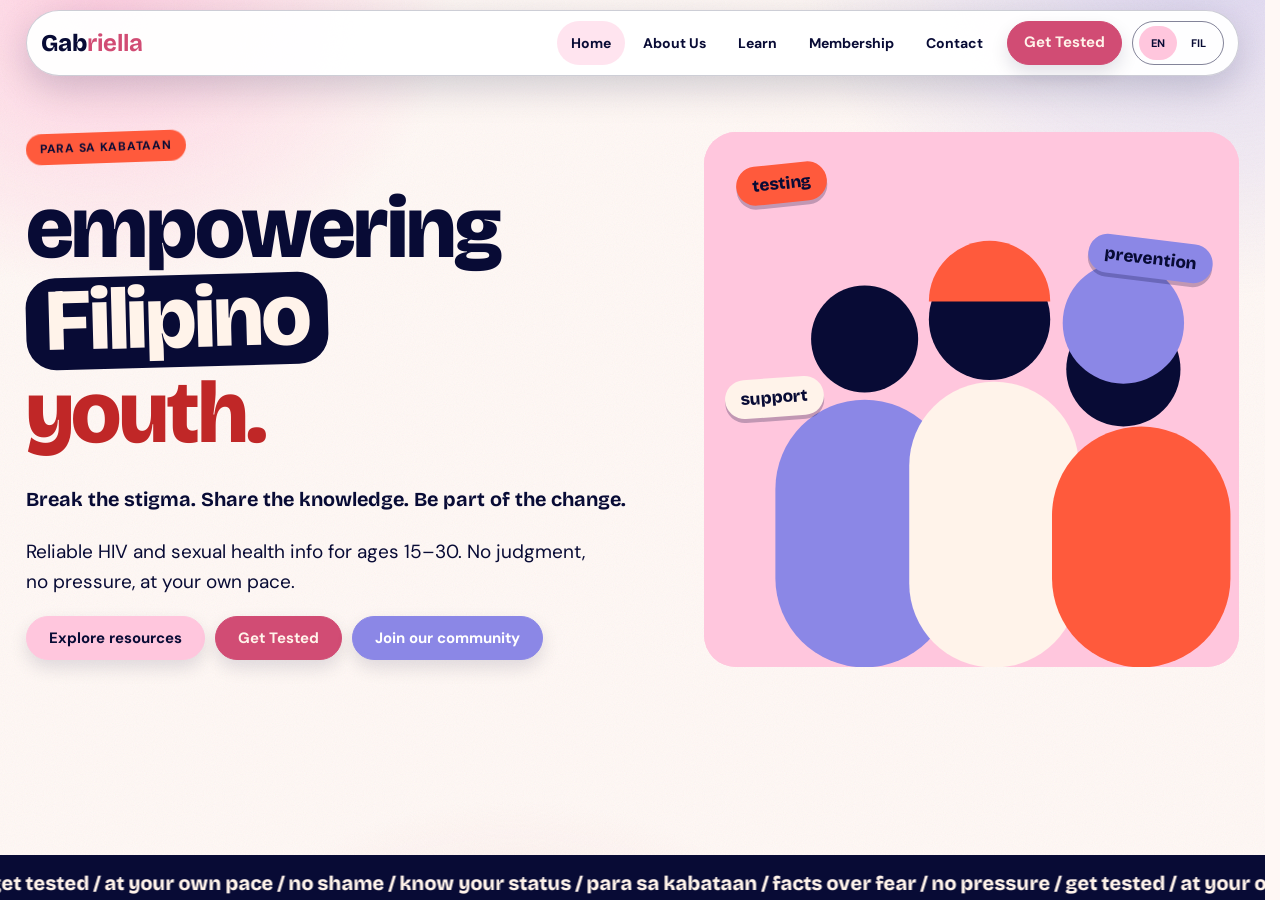
<file: index.html>
<!doctype html>
<html lang="en">
  <head>
    <meta charset="utf-8" />
    <meta name="viewport" content="width=device-width, initial-scale=1" />
    <meta http-equiv="refresh" content="0; url=pages/home.html" />
    <title>Gabriella — Break the stigma</title>
  </head>
  <body>
    <p><a href="pages/home.html">Open Gabriella</a></p>
  </body>
</html>
</file>
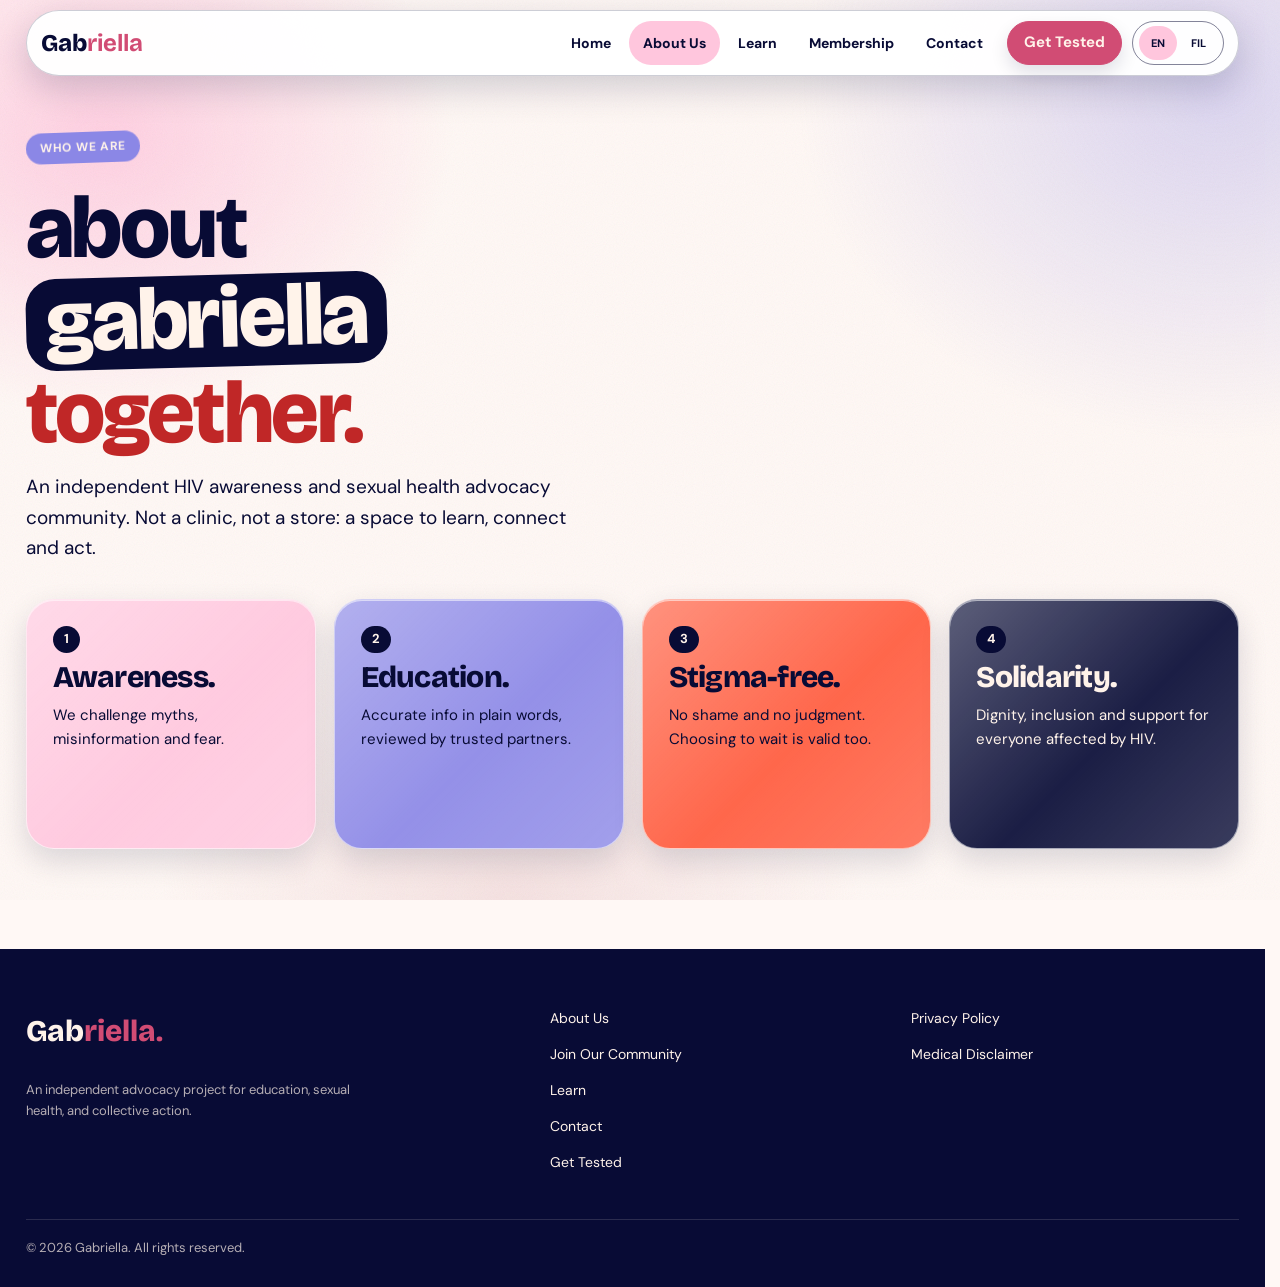
<file: pages/about.html>
<!doctype html>
<html lang="en">
  <head>
    <meta charset="utf-8" />
    <meta
      name="viewport"
      content="width=device-width, initial-scale=1, viewport-fit=cover"
    />
    <title data-fil="Tungkol — Gabriella">About — Gabriella</title>
    <link rel="preconnect" href="https://fonts.googleapis.com" />
    <link
      href="https://fonts.googleapis.com/css2?family=Bricolage+Grotesque:opsz,wght@12..96,700;12..96,800&family=DM+Sans:wght@400;500;700&display=swap"
      rel="stylesheet"
    />
    <link rel="stylesheet" href="../styles.css" />
  </head>
  <body data-page="about">
    <div class="wrap">
      <header id="site-header"></header>
      <script src="../components.js"></script>
      <main id="main-content" tabindex="-1">
        <section class="page show" data-p="about">
          <span class="tag p" style="color: var(--cream);" data-fil="sino kami">who we are</span>
          <h1>
            <span data-fil="tungkol sa">about</span><br /><span class="pill">gabriella</span><br /><span class="co"
              data-fil="sama-sama"
              >together</span
            ><span class="dot">.</span>
          </h1>
          <p class="lead">
            <span data-fil="Isang independiyenteng komunidad para sa kamalayan tungkol sa HIV at adbokasiya sa kalusugang sekswal. Hindi ito klinika o tindahan: lugar ito para matuto, makipag-ugnayan, at kumilos.">An independent HIV awareness and sexual health advocacy community.
            Not a clinic, not a store: a space to learn, connect and act.</span>
          </p>
          <div class="grid staggered" style="margin-top: 36px">
            <div class="card c-pink">
              <span class="num">1</span>
              <h3 data-fil="kamalayan.">Awareness.</h3>
              <p data-fil="Hinahamon namin ang mga mito, maling impormasyon, at takot.">We challenge myths, misinformation and fear.</p>
            </div>
            <div class="card c-peri">
              <span class="num">2</span>
              <h3 data-fil="edukasyon.">Education.</h3>
              <p data-fil="Tumpak na impormasyon sa madaling salita, sinuri ng mga pinagkakatiwalaang partner.">Accurate info in plain words, reviewed by trusted partners.</p>
            </div>
            <div class="card c-coral">
              <span class="num">3</span>
              <h3 data-fil="walang stigma.">Stigma-free.</h3>
              <p data-fil="Walang kahihiyan at panghuhusga. Ayos lang ding piliing maghintay.">No shame and no judgment. Choosing to wait is valid too.</p>
            </div>
            <div class="card c-navy">
              <span class="num">4</span>
              <h3 data-fil="pakikiisa.">Solidarity.</h3>
              <p>
                <span data-fil="Dignidad, pagsasama, at suporta para sa lahat ng apektado ng HIV.">Dignity, inclusion and support for everyone affected by HIV.</span>
              </p>
            </div>
          </div>
          <!-- <div class="panel">
            <h3 class="disp" style="font-size: 30px">
              <span data-fil="sinusuportahan ng mga pinagkakatiwalaang partner.">backed by trusted partners.</span>
            </h3>
            <p class="note" style="margin: 8px 0 12px">
              <span data-fil="Mga placeholder habang hindi pa kumpirmado ang mga pakikipagtulungan.">Placeholders until partnerships are confirmed.</span>
            </p>
            <span class="ph">[Partner name]</span>
            <span class="ph">[Partner name]</span>
            <span class="ph">[Partner name]</span>
            <span class="ph">[Partner name]</span>
          </div> -->
        </section>
      </main>
    </div>
    <footer id="site-footer"></footer>
    <script src="../script.js"></script>
  </body>
</html>
</file>
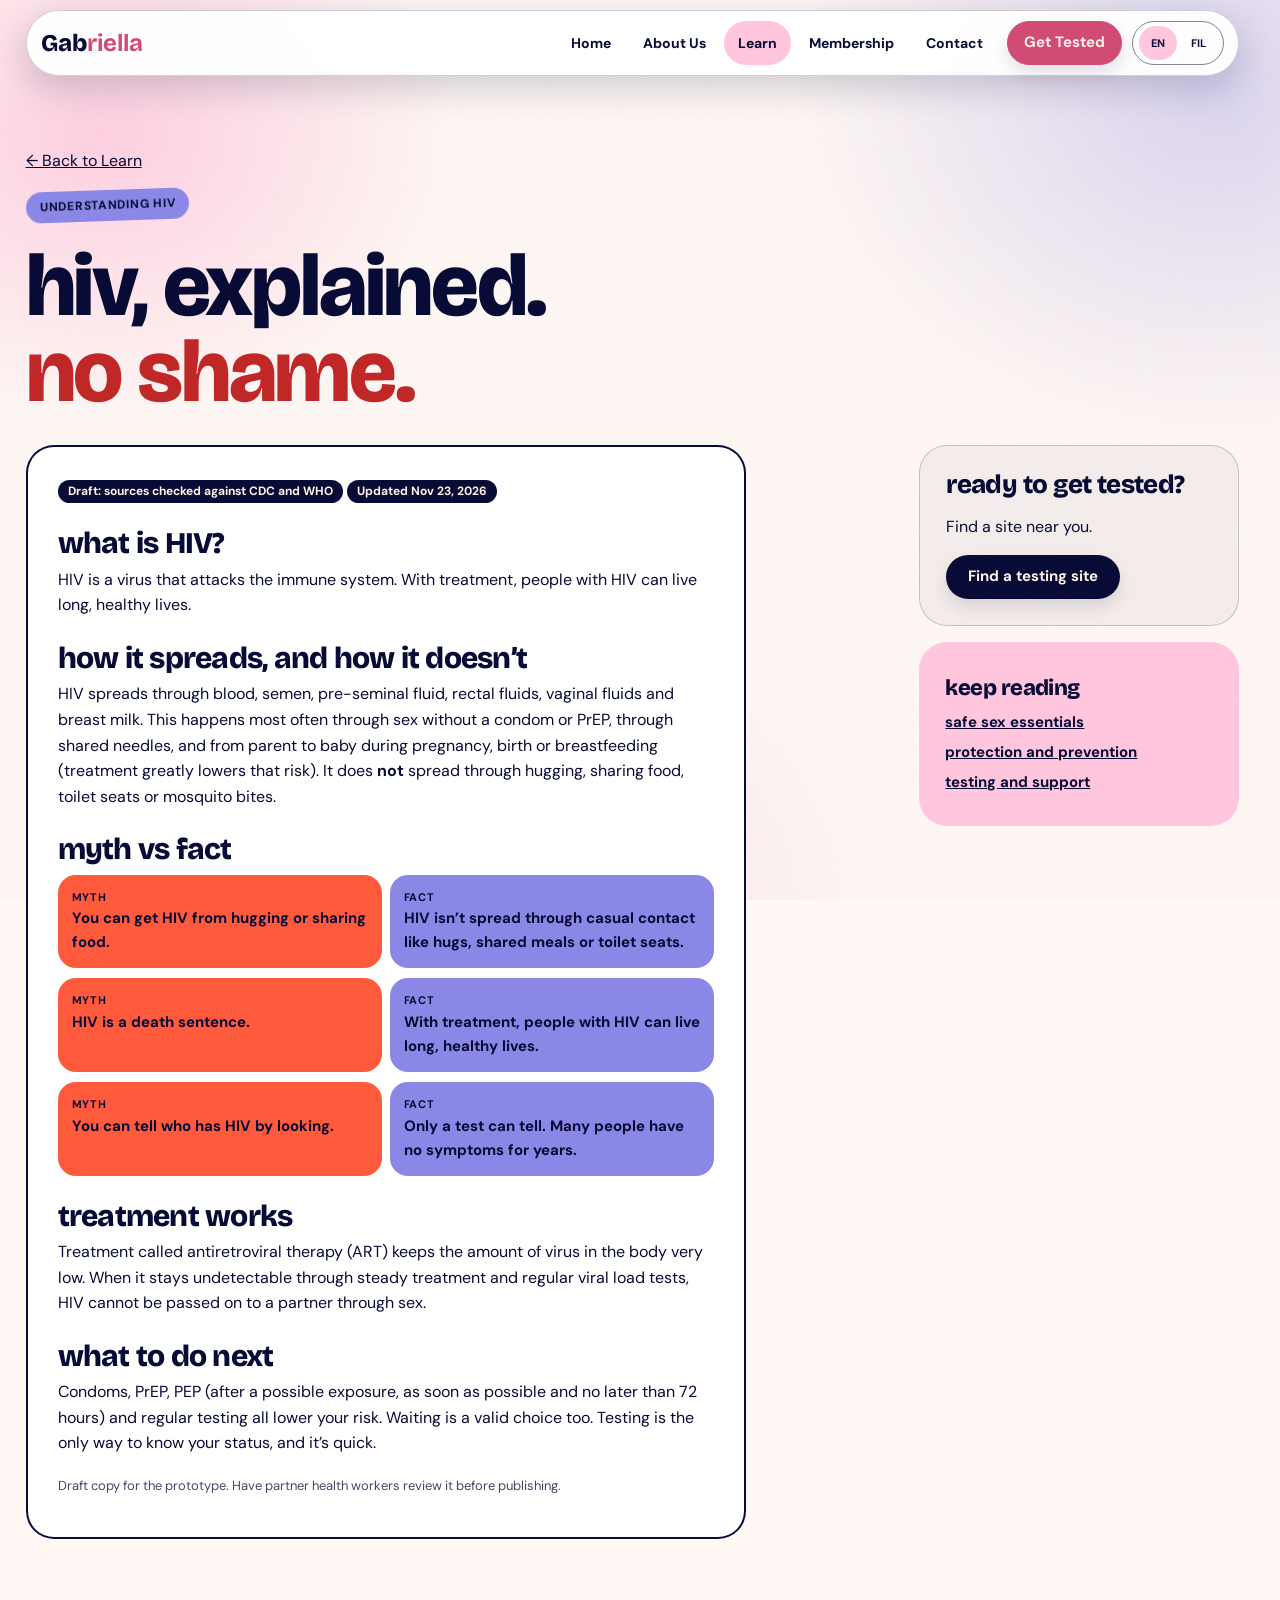
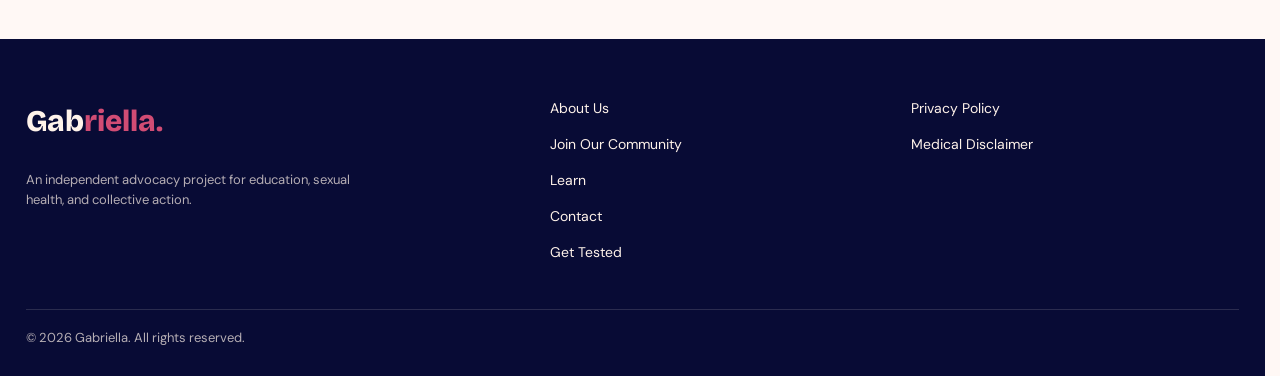
<file: pages/article.html>
<!doctype html>
<html lang="en">
  <head>
    <meta charset="utf-8" />
    <meta
      name="viewport"
      content="width=device-width, initial-scale=1, viewport-fit=cover"
    />
    <title data-fil="Mga mapagkukunan sa pagkatuto — Gabriella">Learning resources — Gabriella</title>
    <link rel="preconnect" href="https://fonts.googleapis.com" />
    <link
      href="https://fonts.googleapis.com/css2?family=Bricolage+Grotesque:opsz,wght@12..96,700;12..96,800&family=DM+Sans:wght@400;500;700&display=swap"
      rel="stylesheet"
    />
    <link rel="stylesheet" href="../styles.css" />
  </head>
  <body data-page="article">
    <div class="wrap">
      <header id="site-header"></header>
      <script src="../components.js"></script>
      <main id="main-content" tabindex="-1">
        <section class="page show" data-p="article">
          <p><a href="learn.html" data-fil="← Bumalik sa Matuto">← Back to Learn</a></p>
          <span class="tag p" id="atag"></span>
          <h1 id="ah"></h1>
          <div class="two" style="margin-top: 30px">
            <div class="paper" id="ab"></div>
            <aside>
              <div class="panel">
                <h3 class="disp" style="font-size: 26px">
                  <span data-fil="handa ka na bang magpasuri?">ready to get tested?</span>
                </h3>
                <p data-fil="Humanap ng lugar na malapit sa iyo.">Find a site near you.</p>
                <a class="btn" href="test.html" data-fil="Humanap ng lugar ng pagpapasuri">Find a testing site</a>
              </div>
              <div class="card c-pink" style="margin-top: 16px">
                <h3 style="font-size: 22px" data-fil="magpatuloy sa pagbabasa">keep reading</h3>
                <div id="rel"></div>
              </div>
            </aside>
          </div>
        </section>
      </main>
    </div>
    <footer id="site-footer"></footer>
    <script src="../script.js"></script>
  </body>
</html>
</file>
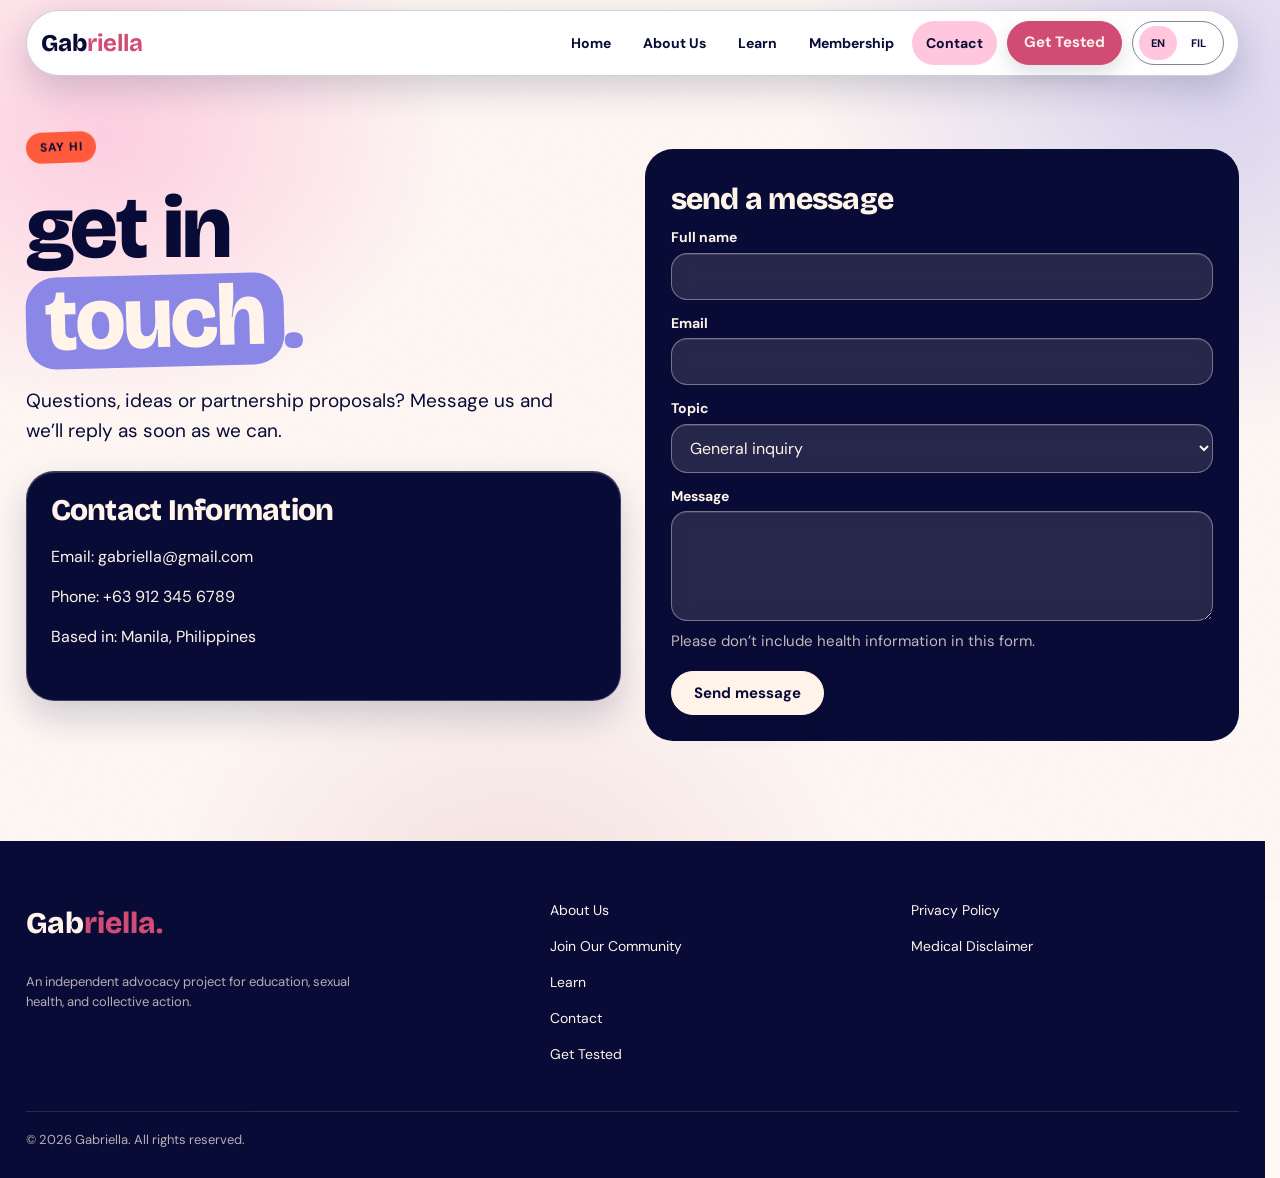
<file: pages/contact.html>
<!doctype html>
<html lang="en">
  <head>
    <meta charset="utf-8" />
    <meta
      name="viewport"
      content="width=device-width, initial-scale=1, viewport-fit=cover"
    />
    <title data-fil="Makipag-ugnayan — Gabriella">Contact — Gabriella</title>
    <link rel="preconnect" href="https://fonts.googleapis.com" />
    <link
      href="https://fonts.googleapis.com/css2?family=Bricolage+Grotesque:opsz,wght@12..96,700;12..96,800&family=DM+Sans:wght@400;500;700&display=swap"
      rel="stylesheet"
    />
    <link rel="stylesheet" href="../styles.css" />
  </head>
  <body data-page="contact">
    <div class="wrap">
      <header id="site-header"></header>
      <script src="../components.js"></script>
      <main id="main-content" tabindex="-1">
        <section class="page show" data-p="contact">
          <div class="form-page-layout">
            <div class="form-page-copy">
              <span class="tag" data-fil="kumustahin kami">say hi</span>
              <h1>
                <span data-fil="makipag-">get in</span><br /><span class="pill" style="background: var(--peri); color: var(--cream);" data-fil="ugnayan">touch</span><span class="dot contact" style="color: var(--peri);">.</span>
              </h1>
              <p class="lead">
                <span data-fil="May tanong, ideya, o panukalang pakikipagtulungan? Padalhan kami ng mensahe at sasagot kami sa lalong madaling panahon.">Questions, ideas or partnership proposals? Message us and we’ll
                reply as soon as we can.</span>
              </p>
              <div class="panel contact" id="contact-panel">
                <h3 class="disp contact" style="font-size: 30px" data-fil="impormasyon sa pakikipag-ugnayan">Contact <I></I>Information</h3>
                <p>
                  <span data-fil="Email: [hello@your-domain]<br />Telepono: [number]<br />Matatagpuan sa: [lungsod], Pilipinas">Email: gabriella@gmail.com<br />Phone: +63 912 345 6789<br />Based in:
                  Manila, Philippines</span>
                </p>
              </div>
            </div>
            <div class="card c-navy">
              <h3 data-fil="magpadala ng mensahe">send a message</h3>
              <form data-ok="okc">
                <label for="c1" data-fil="Buong pangalan">Full name</label>
                <input id="c1" name="name" autocomplete="name" required />
                <label for="c2" data-fil="Email">Email</label>
                <input id="c2" name="email" type="email" autocomplete="email" required />
                <label for="c3" data-fil="Paksa">Topic</label>
                <select id="c3">
                  <option data-fil="Pangkalahatang tanong">General inquiry</option>
                  <option data-fil="Pakikipagtulungan">Partnership</option>
                  <option data-fil="Pagboboluntaryo">Volunteering</option>
                  <option data-fil="Iba pa">Other</option>
                </select>
                <label for="c4" data-fil="Mensahe">Message</label>
                <textarea id="c4" rows="4" required></textarea>
                <p class="note">
                  <span data-fil="Huwag magsama ng impormasyon tungkol sa kalusugan sa form na ito.">Please don’t include health information in this form.</span>
                </p>
                <button class="btn message" type="submit" data-fil="Ipadala ang mensahe">Send message</button>
              </form>
              <div class="ok" id="okc" role="status">
                <span data-fil="Salamat! Natanggap ang mensahe. (Prototype: walang ipinadala.)">Salamat! Message received. (Prototype: nothing was sent.)</span>
              </div>
            </div>
          </div>
        </section>
      </main>
    </div>
    <footer id="site-footer"></footer>
    <script src="../script.js"></script>
  </body>
</html>
</file>
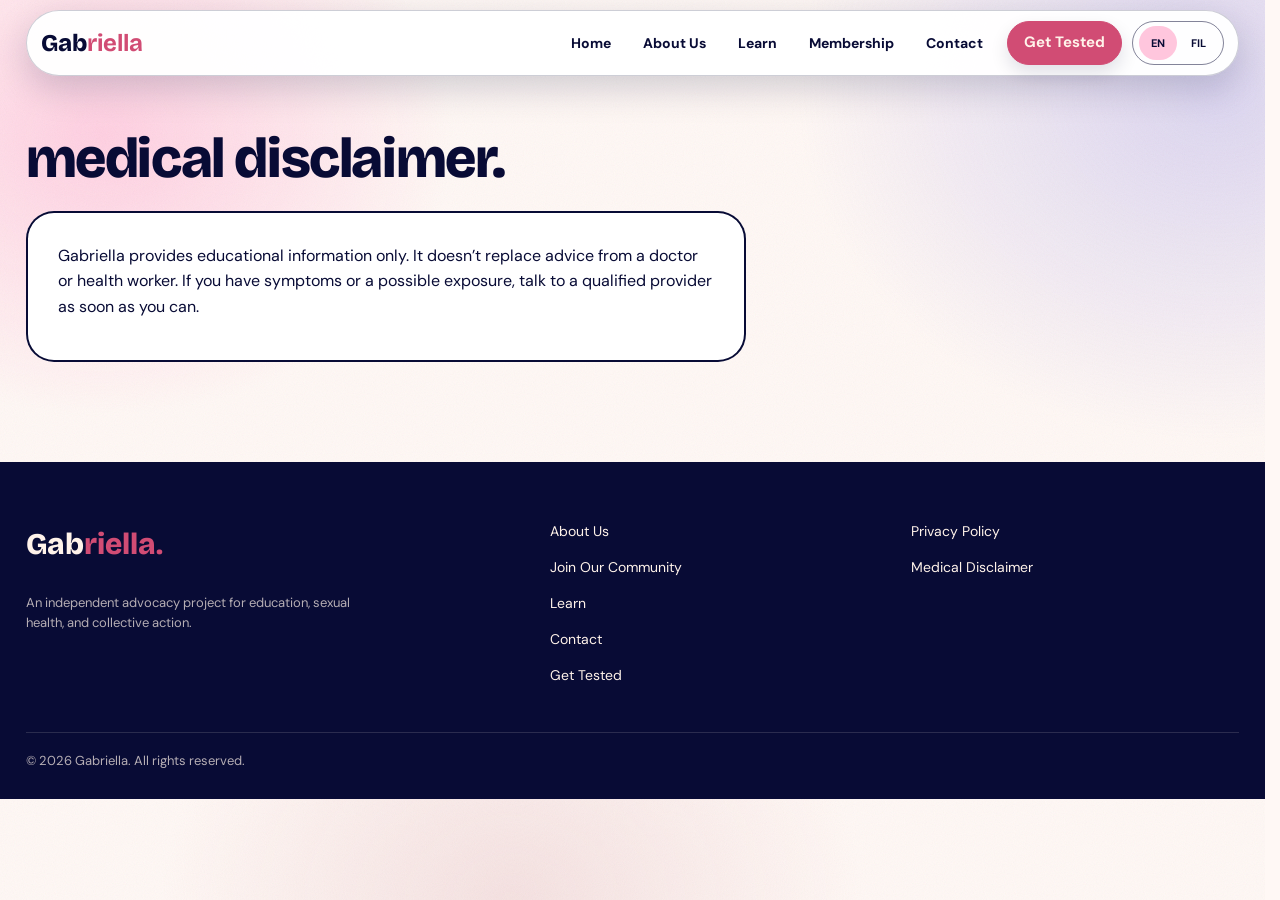
<file: pages/disclaimer.html>
<!doctype html>
<html lang="en">
  <head>
    <meta charset="utf-8" />
    <meta
      name="viewport"
      content="width=device-width, initial-scale=1, viewport-fit=cover"
    />
    <title data-fil="Paalalang medikal — Gabriella">Medical disclaimer — Gabriella</title>
    <link rel="preconnect" href="https://fonts.googleapis.com" />
    <link
      href="https://fonts.googleapis.com/css2?family=Bricolage+Grotesque:opsz,wght@12..96,700;12..96,800&family=DM+Sans:wght@400;500;700&display=swap"
      rel="stylesheet"
    />
    <link rel="stylesheet" href="../styles.css" />
  </head>
  <body data-page="disclaimer">
    <div class="wrap">
      <header id="site-header"></header>
      <script src="../components.js"></script>
      <main id="main-content" tabindex="-1">
        <section class="page show" data-p="disclaimer">
          <h1 style="font-size: 56px" data-fil="paalalang medikal.">medical disclaimer.</h1>
          <div class="paper" style="margin-top: 24px">
            <p>
              <span data-fil="Nagbibigay lamang ang Gabriella ng impormasyong pang-edukasyon. Hindi ito kapalit ng payo mula sa doktor o health worker. Kung may sintomas ka o posibleng na-expose, kumonsulta sa kwalipikadong provider sa lalong madaling panahon.">Gabriella provides educational information only. It doesn’t
              replace advice from a doctor or health worker. If you have
              symptoms or a possible exposure, talk to a qualified provider as
              soon as you can.</span>
            </p>
          </div>
        </section>
      </main>
    </div>
    <footer id="site-footer"></footer>
    <script src="../script.js"></script>
  </body>
</html>
</file>
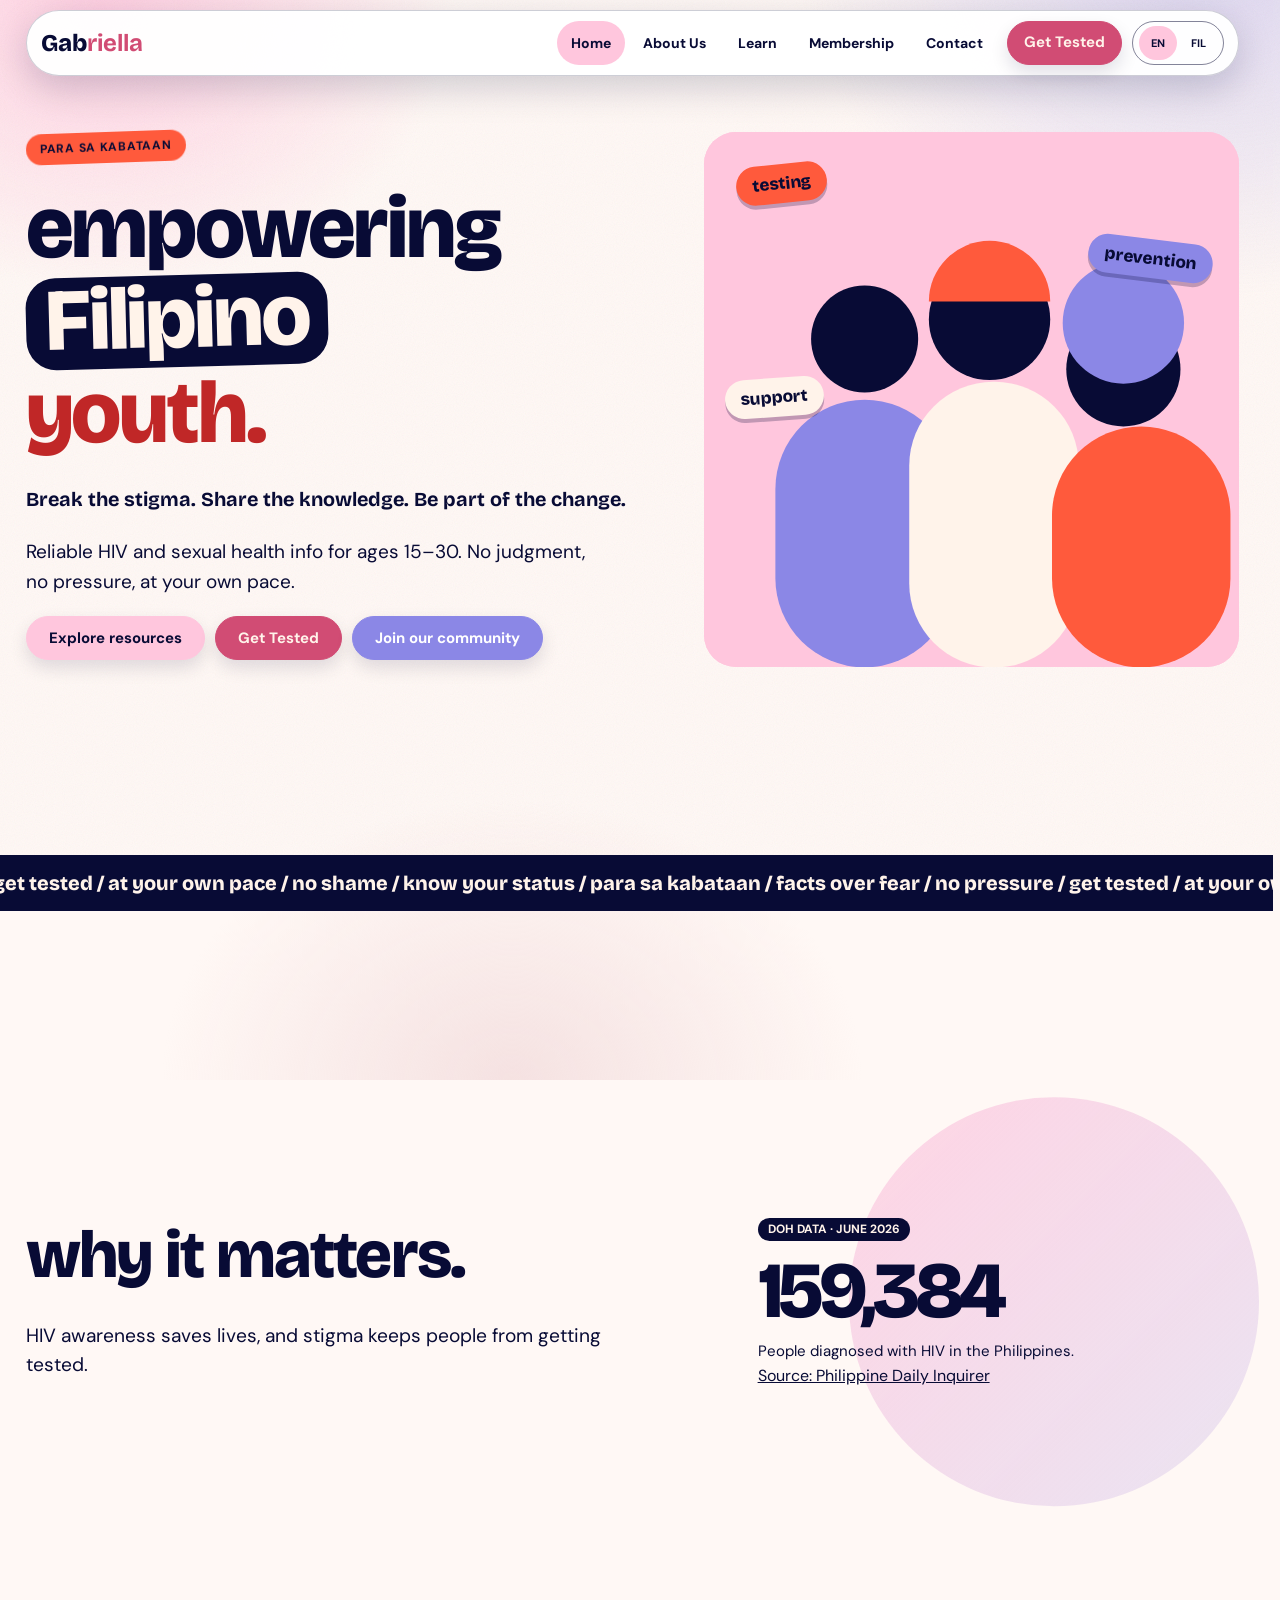
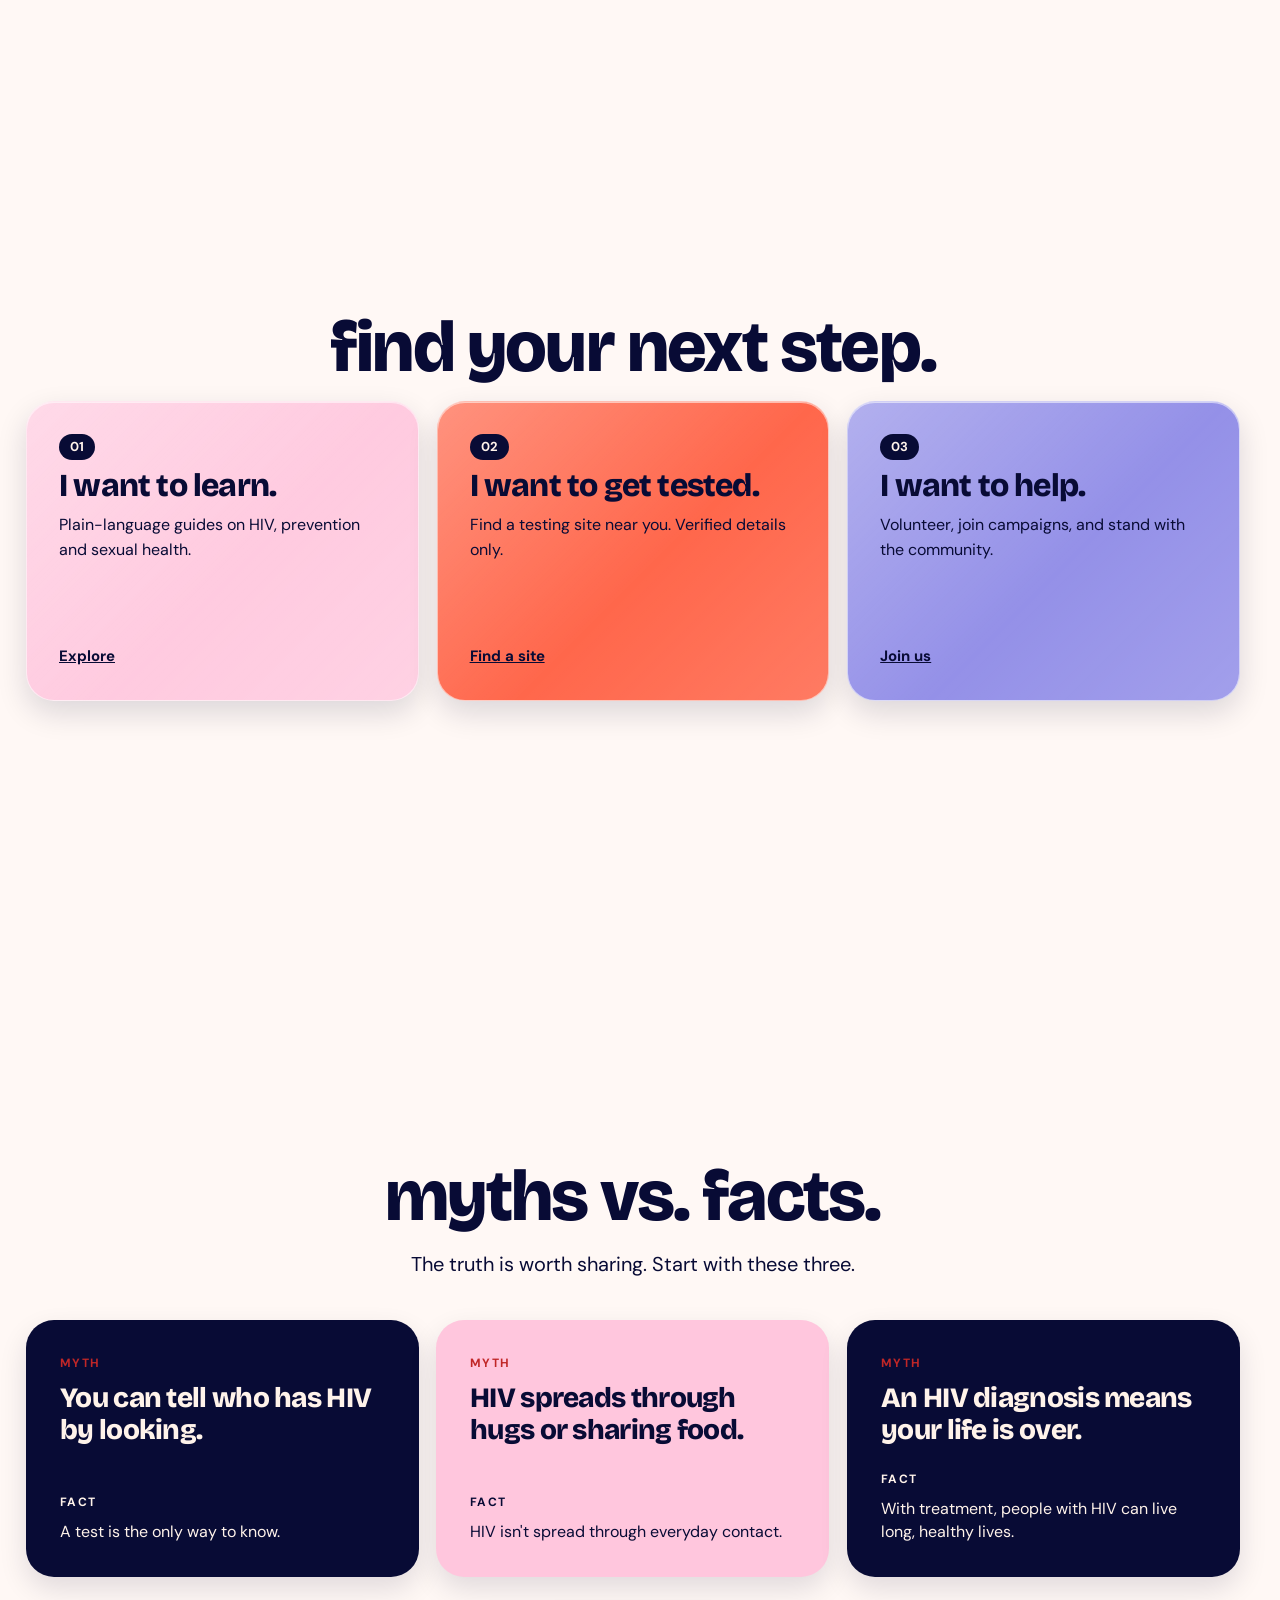
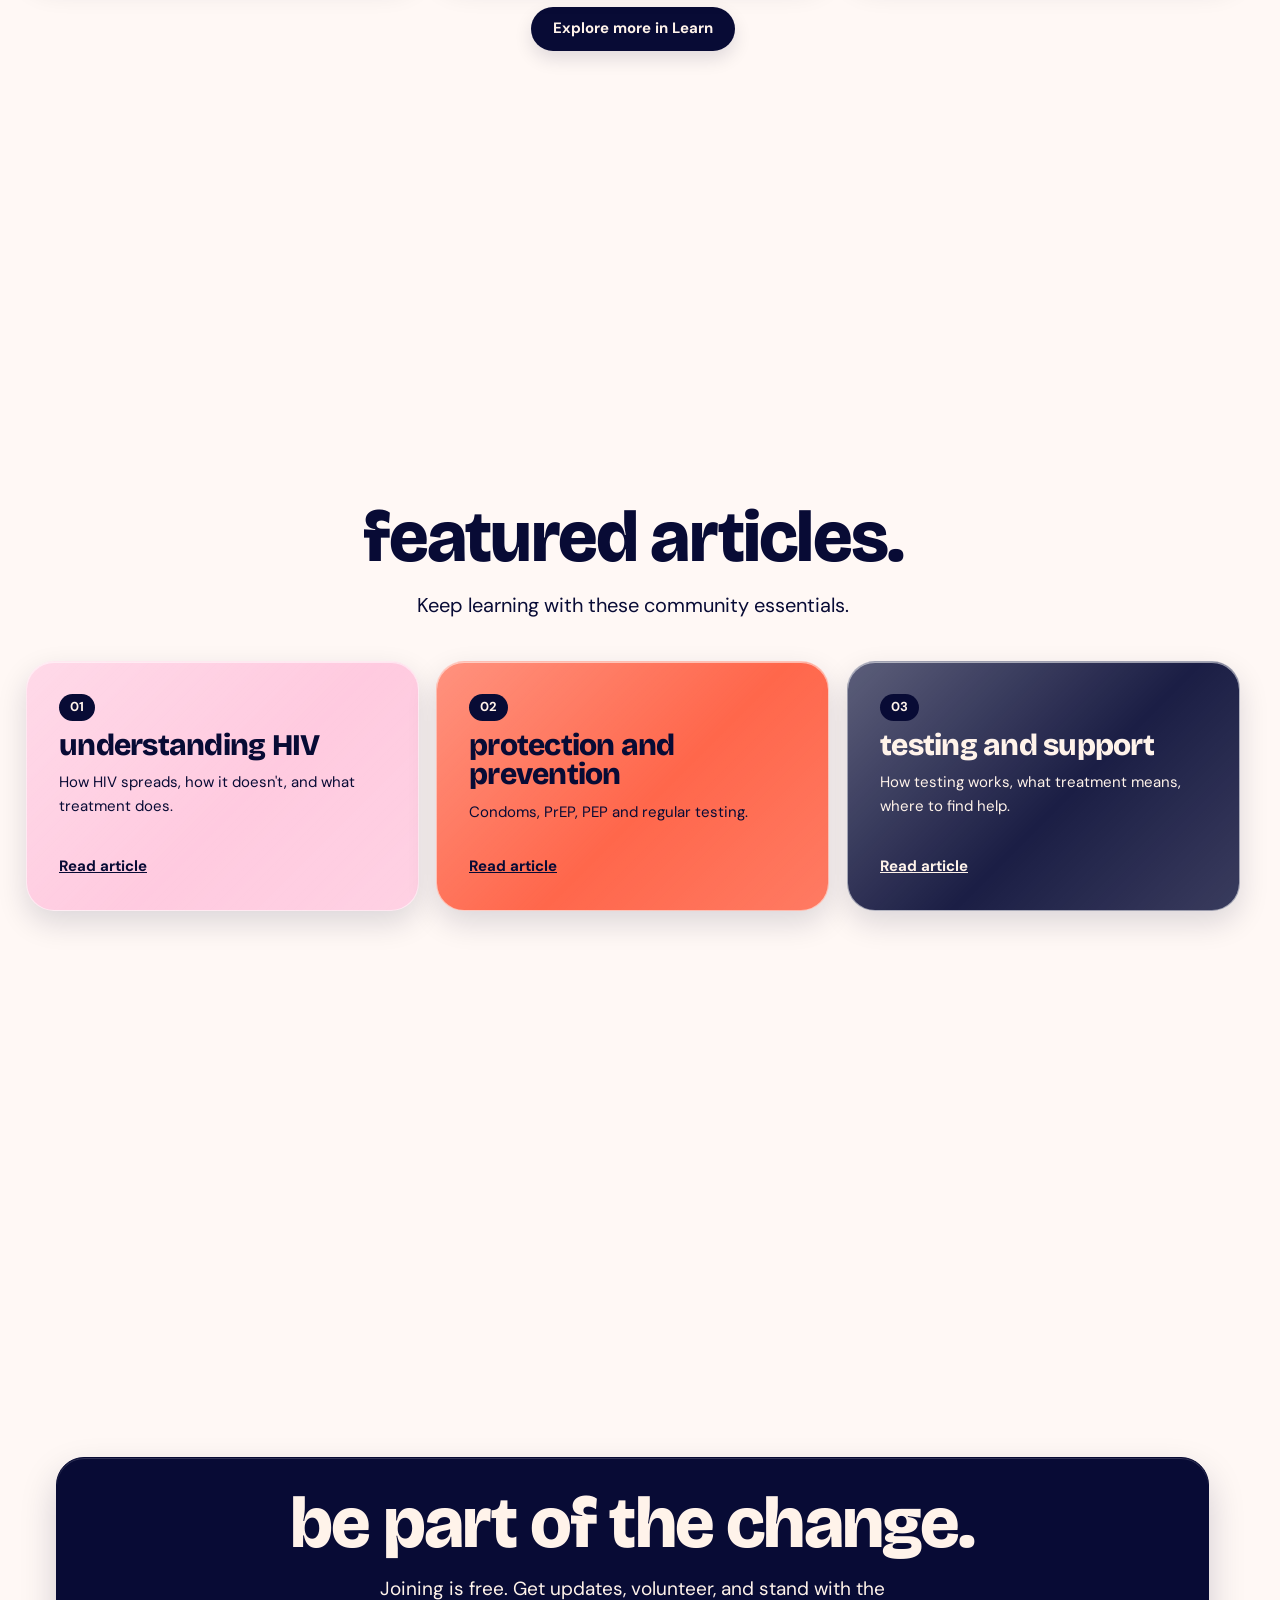
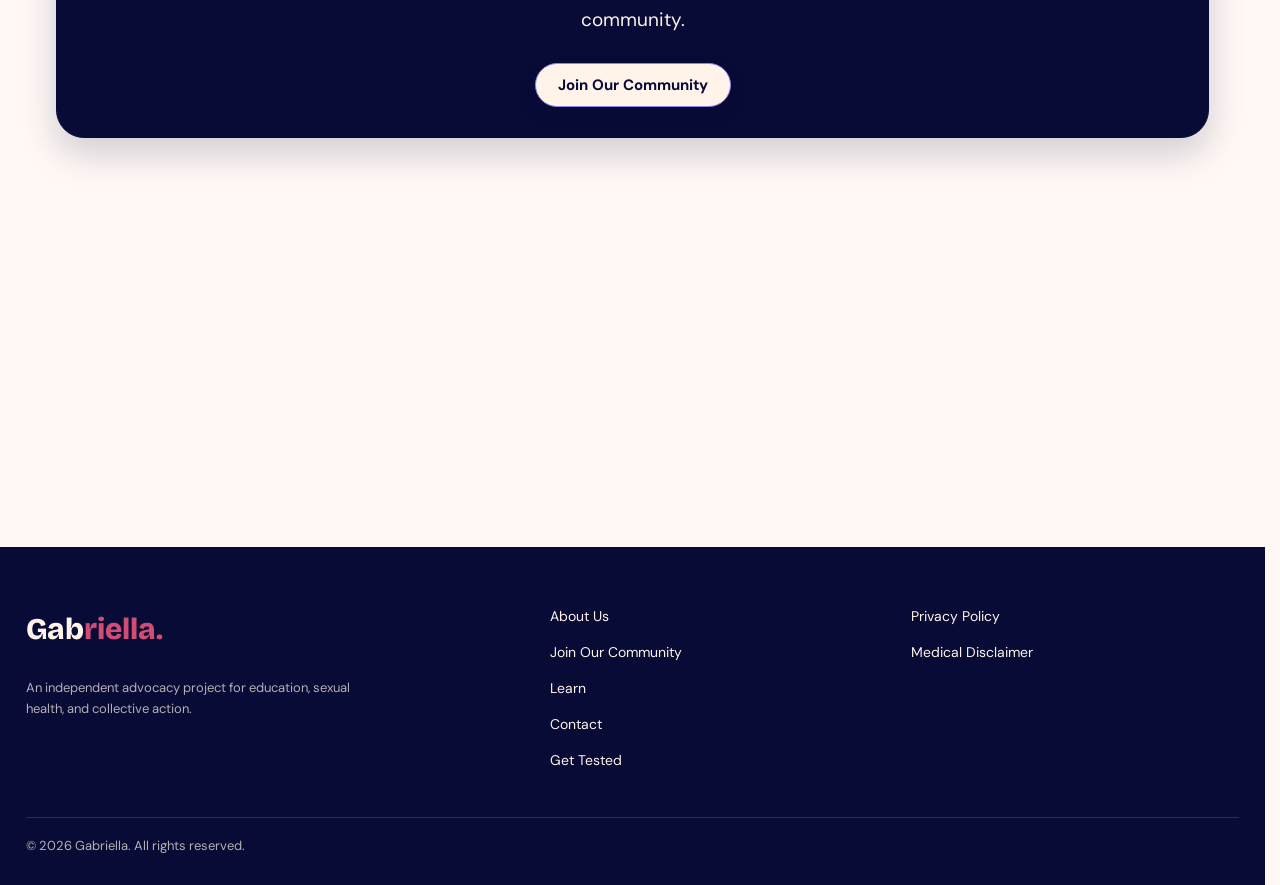
<file: pages/home.html>
<!doctype html>
<html lang="en">
  <head>
    <meta charset="utf-8" />
    <meta
      name="viewport"
      content="width=device-width, initial-scale=1, viewport-fit=cover"
    />
    <title data-fil="Gabriella — Wakasan ang stigma">Gabriella — Break the stigma</title>
    <link rel="preconnect" href="https://fonts.googleapis.com" />
    <link
      href="https://fonts.googleapis.com/css2?family=Bricolage+Grotesque:opsz,wght@12..96,700;12..96,800&family=DM+Sans:wght@400;500;700&display=swap"
      rel="stylesheet"
    />
    <link rel="stylesheet" href="../styles.css" />
  </head>
  <body data-page="home">
    <div class="wrap">
      <header id="site-header"></header>
      <script src="../components.js"></script>
      <main id="main-content" tabindex="-1">
        <section class="page show" data-p="home">
          <div class="hero" style="margin-bottom: 80px">
            <div>
              <span class="tag">para sa kabataan</span>
              <h1>
                <span data-fil="Lakas para sa">empowering</span>
                <span class="pill" data-fil="kabataang Pilipino">Filipino</span
                ><br />
                <span class="co" data-fil="may alam.">youth.</span>
              </h1>
              <p class="hero-slogan" data-fil="Wakasan ang stigma. Ibahagi ang kaalaman.<br> Maging bahagi ng pagbabago.">
                Break the stigma. Share the knowledge. Be part of the change.
              </p>
              <p
                class="lead"
                data-fil="Maaasahang gabay sa HIV at sexual health. Walang judgment, walang pressure, sa sarili mong pace."
              >
                Reliable HIV and sexual health info for ages 15–30. No judgment,
                no pressure, at your own pace.
              </p>
              <div class="hero-actions">
                <a class="btn explore" href="learn.html" data-fil="Matuto tayo"
                  >Explore resources</a
                >
                <a class="btn test" href="test.html" data-fil="Magpasuri">Get Tested</a>
               <!-- Hero -->
                <a class="btn join" href="membership.html" data-fil="Sumali sa aming komunidad">Join our community</a>


              </div>
            </div>
            <div>
              <div class="art">
                <svg viewBox="0 0 300 300" aria-hidden="true">
                  <rect width="300" height="300" fill="#FFC6DD" />
                  <circle cx="90" cy="116" r="30" fill="#080B35" />
                  <rect
                    x="40"
                    y="150"
                    width="100"
                    height="150"
                    rx="50"
                    fill="#8B87E6"
                  />
                  <circle cx="160" cy="105" r="34" fill="#080B35" />
                  <path d="M126 95a34 34 0 0 1 68 0z" fill="#FF5A3C" />
                  <rect
                    x="115"
                    y="140"
                    width="95"
                    height="160"
                    rx="47"
                    fill="#FFF3EA"
                  />
                  <circle cx="235" cy="133" r="32" fill="#080B35" />
                  <circle cx="235" cy="107" r="34" fill="#8B87E6" />
                  <rect
                    x="195"
                    y="165"
                    width="100"
                    height="135"
                    rx="50"
                    fill="#FF5A3C"
                  />
                </svg>
                <span
                  class="st"
                  style="
                    left: 6%;
                    top: 6%;
                    background: var(--coral);
                    transform: rotate(-6deg);
                  "
                  data-fil="pagpapasuri"
                  >testing</span
                >
                <span
                  class="st"
                  style="
                    right: 5%;
                    top: 20%;
                    background: var(--peri);
                    transform: rotate(7deg);
                  "
                  data-fil="pag-iwas"
                  >prevention</span
                >
                <span
                  class="st"
                  style="
                    left: 4%;
                    top: 46%;
                    background: var(--cream);
                    transform: rotate(-4deg);
                  "
                  data-fil="suporta"
                  >support</span
                >
              </div>
            </div>
          </div>
          <section
            class="why-section"
            id="why-it-matters"
            aria-labelledby="why-it-matters-title"
          >
             <div class="ticker" aria-hidden="true">
              <div data-fil="magpasuri / sa sarili mong bilis / walang kahihiyan / alamin ang status mo / para sa kabataan / katotohanan, hindi takot / walang pressure / magpasuri / sa sarili mong bilis / walang kahihiyan / alamin ang status mo / para sa kabataan / katotohanan, hindi takot / walang pressure /">
                get tested / at your own pace / no shame / know your status /
                para sa kabataan / facts over fear / no pressure / get tested /
                at your own pace / no shame / know your status / para sa
                kabataan / facts over fear / no pressure /
              </div>
            </div>
            <div>
              <h2 class="disp" id="why-it-matters-title">
                <span data-fil="bakit ito mahalaga.">why it matters.</span>
              </h2>
              <p class="lead">
                <span data-fil="Nagliligtas ng buhay ang kamalayan tungkol sa HIV, at pumipigil ang stigma sa mga tao na magpasuri.">HIV awareness saves lives, and stigma keeps people from getting
                tested.</span>
              </p>
            </div>
            <div class="card c-cream why-stat-card">
              <span class="sample">DOH DATA · JUNE 2026</span>
              <h3 data-count="159997" aria-label="159,997 people" style="margin-top: 0px; margin-bottom: 10px;">
                159,997
              </h3>
              <p>
                People diagnosed with HIV in the Philippines.
              </p>
              <a href="https://newsinfo.inquirer.net/2311172/only-56-of-estimated-288000-plhiv-have-been-diagnosed-doh"
                target="_blank" rel="noopener noreferrer">
                Source: Philippine Daily Inquirer
              </a>
            </div>
          </section>
          
          <section class="home-explore-section" aria-labelledby="home-explore-title">
            <div class="home-explore">
              <h2 class="disp" id="home-explore-title">
                <span data-fil="hanapin ang susunod mong hakbang.">find your next step.</span>
              </h2>
              <div class="grid staggered home-pathways-grid">
                <a class="card c-pink" href="learn.html">
                  <span class="num">01</span>
                  <h3 data-fil="Gusto kong matuto.">I want to learn.</h3>
                  <p data-fil="Mga gabay sa HIV, pag-iwas, at kalusugang sekswal na madaling maintindihan.">
                    Plain-language guides on HIV, prevention and sexual health.
                  </p>
                  <span class="go" data-fil="Tuklasin">Explore</span>
                </a>
                <a class="card c-coral" href="test.html">
                  <span class="num">02</span>
                  <h3 data-fil="Gusto kong magpa-test.">
                    I want to get tested.
                  </h3>
                  <p data-fil="Humanap ng lugar para magpasuri na malapit sa iyo. Beripikadong detalye lamang.">Find a testing site near you. Verified details only.</p>
                  <span class="go" data-fil="Humanap ng lugar">Find a site</span>
                </a>
                <a class="card c-peri" href="membership.html">
                  <span class="num">03</span>
                  <h3 data-fil="Gusto kong tumulong.">I want to help.</h3>
                  <p data-fil="Magboluntaryo, sumali sa mga kampanya, at makiisa sa komunidad.">
                    Volunteer, join campaigns, and stand with the community.
                  </p>
                  <span class="go" data-fil="Sumali sa amin">Join us</span>
                </a>
              </div>
            </div>
          </section>
          <section
            class="home-myths-section"
            aria-labelledby="home-myths-title"
          >
            <div class="home-myths-content">
              <h2 class="disp" id="home-myths-title" data-fil="mga mito at katotohanan.">myths vs. facts.</h2>
              <p class="home-myths-intro" data-fil="Mahalagang ibahagi ang katotohanan. Magsimula sa tatlong ito.">
                The truth is worth sharing. Start with these three.
              </p>
              <div class="home-myths-grid">
                <article class="home-myth-card">
                  <span class="home-myth-label" data-fil="mito">myth</span>
                  <h3 data-fil="Malalaman sa itsura kung sino ang may HIV.">You can tell who has HIV by looking.</h3>
                  <span class="home-fact-label" data-fil="katotohanan">fact</span>
                  <p data-fil="Pagsusuri lang ang makapagsasabi.">A test is the only way to know.</p>
                </article>
                <article class="home-myth-card">
                  <span class="home-myth-label" data-fil="mito">myth</span>
                  <h3 data-fil="Naipapasa ang HIV sa pagyakap o pagsasalo ng pagkain.">HIV spreads through hugs or sharing food.</h3>
                  <span class="home-fact-label" data-fil="katotohanan">fact</span>
                  <p data-fil="Hindi naipapasa ang HIV sa pang-araw-araw na pakikisalamuha.">HIV isn't spread through everyday contact.</p>
                </article>
                <article class="home-myth-card">
                  <span class="home-myth-label" data-fil="mito">myth</span>
                  <h3 data-fil="Katapusan na ng buhay kapag nasuring may HIV.">An HIV diagnosis means your life is over.</h3>
                  <span class="home-fact-label" data-fil="katotohanan">fact</span>
                  <p data-fil="Sa tulong ng gamutan, maaaring mamuhay nang mahaba at malusog ang mga taong may HIV.">With treatment, people with HIV can live long, healthy lives.</p>
                </article>
              </div>
              <a class="btn home-myths-link" href="learn.html" data-fil="Tumuklas pa sa Matuto">
                Explore more in Learn
              </a>
            </div>
          </section>
          <section
            class="home-featured-section"
            aria-labelledby="home-featured-title"
          >
            <div class="home-featured-content">
              <h2 class="disp" id="home-featured-title" data-fil="mga tampok na artikulo.">featured articles.</h2>
              <p class="home-featured-intro" data-fil="Magpatuloy sa pagkatuto gamit ang mahahalagang kaalamang ito.">
                Keep learning with these community essentials.
              </p>
              <div class="grid staggered home-featured-grid">
                <a class="card c-pink" href="article.html#a-hiv">
                  <span class="num">01</span>
                  <h3 data-fil="pag-unawa sa HIV">understanding HIV</h3>
                  <p data-fil="Paano naipapasa at hindi naipapasa ang HIV, at ano ang nagagawa ng gamutan.">
                    How HIV spreads, how it doesn't, and what treatment does.
                  </p>
                  <span class="go" data-fil="Basahin ang artikulo">Read article</span>
                </a>
                <a class="card c-coral" href="article.html#a-protect">
                  <span class="num">02</span>
                  <h3 data-fil="proteksyon at pag-iwas">protection and prevention</h3>
                  <p data-fil="Condom, PrEP, PEP, at regular na pagpapasuri.">Condoms, PrEP, PEP and regular testing.</p>
                  <span class="go" data-fil="Basahin ang artikulo">Read article</span>
                </a>
                <a class="card c-navy" href="article.html#a-test">
                  <span class="num">03</span>
                  <h3 data-fil="pagpapasuri at suporta">testing and support</h3>
                  <p data-fil="Paano isinasagawa ang pagsusuri, ano ang ibig sabihin ng gamutan, at saan hahanap ng tulong.">
                    How testing works, what treatment means, where to find help.
                  </p>
                  <span class="go" data-fil="Basahin ang artikulo">Read article</span>
                </a>
              </div>
            </div>
          </section>
          <section class="home-join-section" aria-labelledby="home-join-title">
            <div class="panel home-join">
              <h2 class="disp" id="home-join-title" data-fil="maging bahagi ng pagbabago.">be part of the change.</h2>
              <p class="lead" data-fil="Libre ang pagsali. Makatanggap ng mga update, magboluntaryo, at makiisa sa komunidad.">
                Joining is free. Get updates, volunteer, and stand with the community.
              </p>
              <div class="home-join-actions">
                <a class="btn join" href="membership.html" data-fil="Sumali sa aming komunidad">Join Our Community</a>
              </div>
            </div>
          </section>
        </section>
      </main>
    </div>
    <footer id="site-footer"></footer>
    <script src="../script.js"></script>
  </body>
</html>
</file>
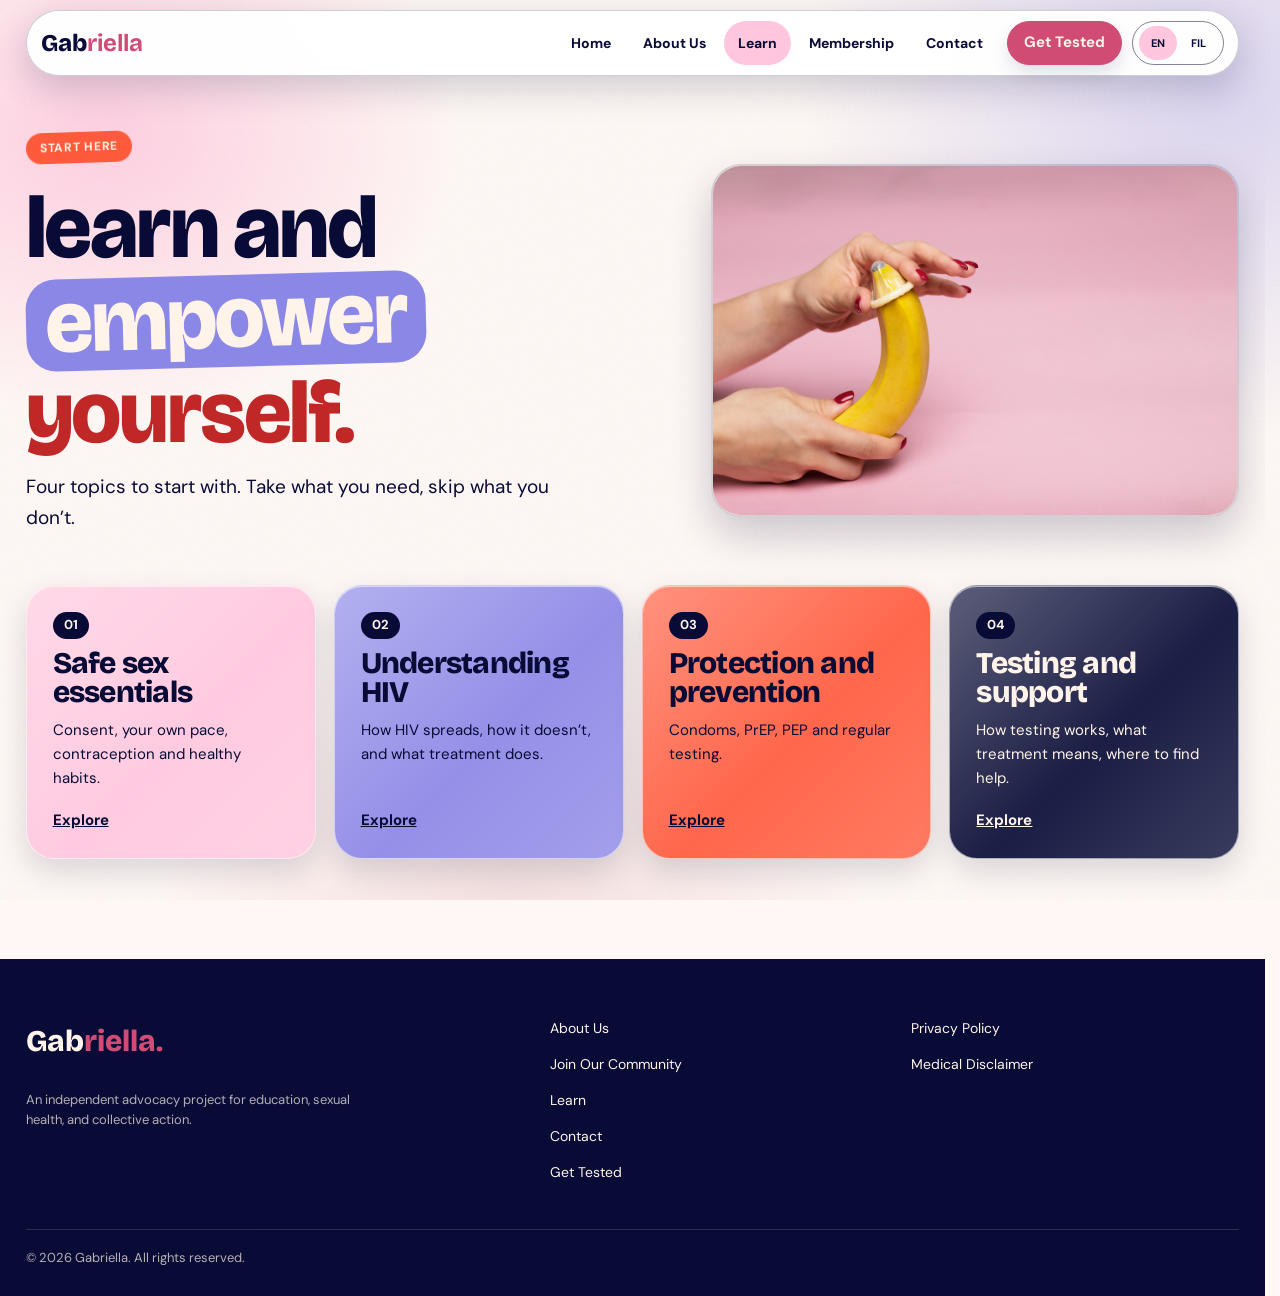
<file: pages/learn.html>
<!doctype html>
<html lang="en">
  <head>
    <meta charset="utf-8" />
    <meta
      name="viewport"
      content="width=device-width, initial-scale=1, viewport-fit=cover"
    />
    <title data-fil="Matuto — Gabriella">Learn — Gabriella</title>
    <link rel="preconnect" href="https://fonts.googleapis.com" />
    <link
      href="https://fonts.googleapis.com/css2?family=Bricolage+Grotesque:opsz,wght@12..96,700;12..96,800&family=DM+Sans:wght@400;500;700&display=swap"
      rel="stylesheet"
    />
    <link rel="stylesheet" href="../styles.css" />
  </head>
  <body data-page="learn">
    <div class="wrap">
      <header id="site-header"></header>
      <script src="../components.js"></script>
      <main id="main-content" tabindex="-1">
        <section class="page show" data-p="learn">
          <div class="learn-intro">
            <div class="learn-intro-copy">
              <span class="tag" style="color: var(--cream);" data-fil="magsimula rito">start here</span>
              <h1>
                <span data-fil="matuto at">learn and</span><br /><span class="pill" style="background: var(--peri)"
                  >empower</span
                ><br /><span class="co" data-fil="palakasin ang sarili">yourself</span><span class="dot">.</span>
              </h1>
              <p class="lead">
                <span data-fil="Apat na paksang maaaring simulan. Piliin ang kailangan mo at laktawan ang hindi.">Four topics to start with. Take what you need, skip what you don’t.</span>
              </p>
            </div>
            <img
              class="learn-intro-image"
              src="../assets/images/safe-sex.jpg"
              alt="Hands putting a condom onto a banana to demonstrate safer sex"
              data-fil-alt="Mga kamay na naglalagay ng condom sa saging bilang pagpapakita ng ligtas na pakikipagtalik"
              loading="lazy"
              decoding="async"
            />
          </div>
          <div class="grid staggered learn-topic-grid">
            <a class="card c-pink" href="article.html#a-safe" aria-describedby="preview-safe"
              ><span class="num">01</span>
              <h3 data-fil="mahahalagang kaalaman sa ligtas na pakikipagtalik">Safe sex essentials</h3>
              <p data-fil="Pahintulot, sariling bilis, kontrasepsyon, at mabubuting gawi.">Consent, your own pace, contraception and healthy habits.</p>
              <span class="go" data-fil="Tuklasin">Explore</span>
              <span class="learn-card-preview" id="preview-safe" role="tooltip">
                <span data-fil="Mahalaga ang pahintulot. Alamin ang proteksyon, kontrasepsyon, at mga pagpiling akma sa iyong sariling bilis.">Consent matters. Explore protection, contraception and choices that respect your pace.</span>
              </span></a
            >
            <a class="card c-peri" href="article.html#a-hiv" aria-describedby="preview-hiv"
              ><span class="num">02</span>
              <h3 data-fil="pag-unawa sa HIV">Understanding HIV</h3>
              <p data-fil="Paano naipapasa at hindi naipapasa ang HIV, at paano nakakatulong ang gamutan.">How HIV spreads, how it doesn’t, and what treatment does.</p>
              <span class="go" data-fil="Tuklasin">Explore</span>
              <span class="learn-card-preview" id="preview-hiv" role="tooltip">
                <span data-fil="Alamin kung paano naipapasa at hindi naipapasa ang HIV, at kung paano nakatutulong ang gamutan sa malusog na pamumuhay.">Learn how HIV spreads, how it does not spread, and how treatment supports a healthy life.</span>
              </span></a
            >
            <a class="card c-coral" href="article.html#a-protect" aria-describedby="preview-protect"
              ><span class="num">03</span>
              <h3 data-fil="proteksyon at pag-iwas">Protection and prevention</h3>
              <p data-fil="Condom, PrEP, PEP, at regular na pagpapasuri.">Condoms, PrEP, PEP and regular testing.</p>
              <span class="go" data-fil="Tuklasin">Explore</span>
              <span class="learn-card-preview" id="preview-protect" role="tooltip">
                <span data-fil="Tuklasin ang condom, PrEP, PEP, at regular na pagpapasuri para mabawasan ang panganib.">Explore condoms, PrEP, PEP and regular testing to lower your risk.</span>
              </span></a
            >
            <a class="card c-navy" href="article.html#a-test" aria-describedby="preview-test"
              ><span class="num">04</span>
              <h3 data-fil="pagpapasuri at suporta">Testing and support</h3>
              <p>
                <span data-fil="Paano ang pagpapasuri, ano ang ibig sabihin ng gamutan, at saan hahanap ng tulong.">How testing works, what treatment means, where to find help.</span>
              </p>
              <span class="go" data-fil="Tuklasin">Explore</span>
              <span class="learn-card-preview" id="preview-test" role="tooltip">
                <span data-fil="Alamin ang aasahan sa pagpapasuri at kung saan makakahanap ng pribado at walang panghuhusgang suporta.">Know what to expect from testing and where to find private, judgment-free support.</span>
              </span></a
            >
          </div>
        </section>
      </main>
    </div>
    <footer id="site-footer"></footer>
    <script src="../script.js"></script>
  </body>
</html>
</file>
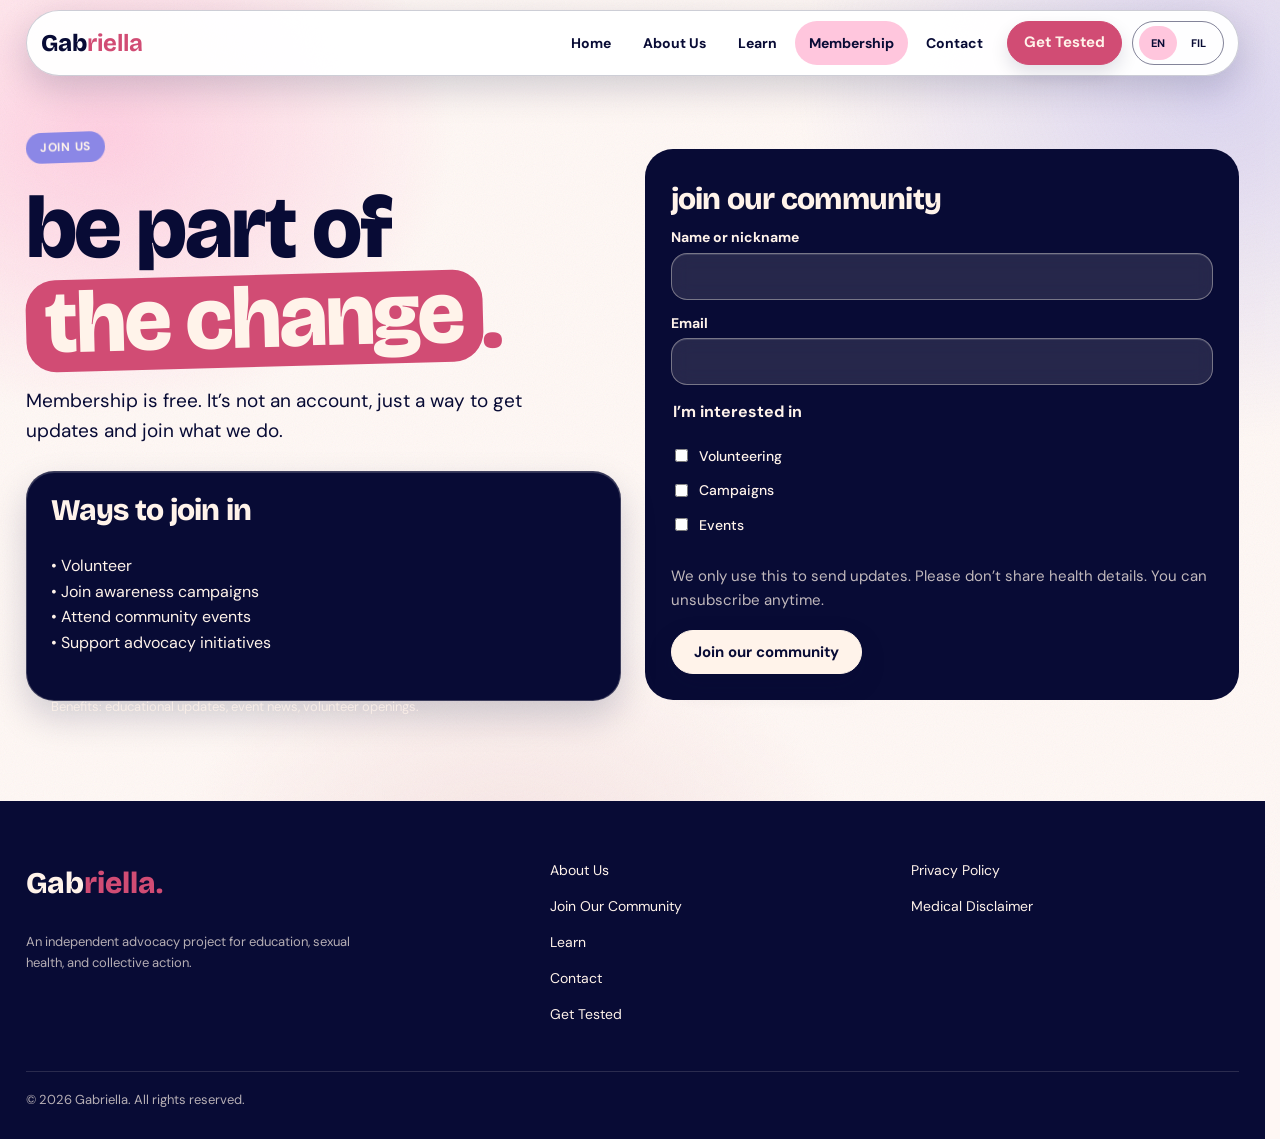
<file: pages/membership.html>
<!doctype html>
<html lang="en">
  <head>
    <meta charset="utf-8" />
    <meta
      name="viewport"
      content="width=device-width, initial-scale=1, viewport-fit=cover"
    />
    <title data-fil="Pagiging miyembro — Gabriella">Membership — Gabriella</title>
    <link rel="preconnect" href="https://fonts.googleapis.com" />
    <link
      href="https://fonts.googleapis.com/css2?family=Bricolage+Grotesque:opsz,wght@12..96,700;12..96,800&family=DM+Sans:wght@400;500;700&display=swap"
      rel="stylesheet"
    />
    <link rel="stylesheet" href="../styles.css" />
  </head>
  <body data-page="membership">
    <div class="wrap">
      <header id="site-header"></header>
      <script src="../components.js"></script>
      <main id="main-content" tabindex="-1">
        <section class="page show" data-p="membership">
          <div class="form-page-layout">
            <div class="form-page-copy">
              <span class="tag p" style="color: var(--cream);" data-fil="sumali sa amin">join us</span>
              <h1>
                <span data-fil="maging bahagi ng">be part of</span><br /><span class="pill membership" style="background: var(--rose); color: var(--cream);" data-fil="pagbabago">the change</span
                ><span class="dot membership" style="color: var(--rose);">.</span>
              </h1>
              <p class="lead">
                <span data-fil="Libre ang pagiging miyembro. Hindi ito account; paraan lang ito para makatanggap ng mga update at makibahagi sa ginagawa namin.">Membership is free. It’s not an account, just a way to get
                updates and join what we do.</span>
              </p>
              <div class="panel membership">
                <h3 class="disp membership" style="font-size: 30px" data-fil="mga paraan para makibahagi">Ways to join in</h3>
                <p>
                  <span data-fil="• Magboluntaryo<br />• Sumali sa mga kampanya para sa kamalayan<br />• Dumalo sa mga pagtitipon ng komunidad<br />• Suportahan ang mga inisyatiba ng adbokasiya">• Volunteer<br />• Join awareness campaigns<br />• Attend
                  community events<br />• Support advocacy initiatives</span>
                </p>
                <p class="note">
                  <span data-fil="Mga benepisyo: mga update pang-edukasyon, balita tungkol sa mga event, at mga pagkakataong magboluntaryo.">Benefits: educational updates, event news, volunteer openings.</span>
                </p>
              </div>
            </div>
            <div class="card c-navy">
              <h3 data-fil="sumali sa aming komunidad">join our community</h3>
              <form data-ok="okm">
                <label for="m1" data-fil="Pangalan o palayaw">Name or nickname</label>
                <input id="m1" name="name" autocomplete="name" required />
                <label for="m2" data-fil="Email">Email</label>
                <input id="m2" name="email" type="email" autocomplete="email" required />
                <fieldset class="interest-set">
                  <legend data-fil="Interesado ako sa">I’m interested in</legend>
                  <label class="chk"
                    ><input type="checkbox" /> <span data-fil="Pagboboluntaryo">Volunteering</span></label
                  >
                  <label class="chk"><input type="checkbox" /> <span data-fil="Mga kampanya">Campaigns</span></label>
                  <label class="chk"><input type="checkbox" /> <span data-fil="Mga event">Events</span></label>
                </fieldset>
                <p class="note">
                  <span data-fil="Gagamitin lang namin ito para magpadala ng mga update. Huwag magbahagi ng detalye tungkol sa kalusugan. Maaari kang mag-unsubscribe anumang oras.">We only use this to send updates. Please don’t share health
                  details. You can unsubscribe anytime.</span>
                </p>
                <button class="btn join community" type="submit" data-fil="Sumali sa aming komunidad">Join our community</button>
              </form>
              <div class="ok" id="okm" role="status">
                <span data-fil="Salamat! Kasali ka na. Abangan ang mga update sa iyong inbox. (Prototype: walang ipinadala.)">Salamat! You’re in. Watch your inbox for updates. (Prototype:
                nothing was sent.)</span>
              </div>
            </div>
          </div>
        </section>
      </main>
    </div>
    <footer id="site-footer"></footer>
    <script src="../script.js"></script>
  </body>
</html>
</file>
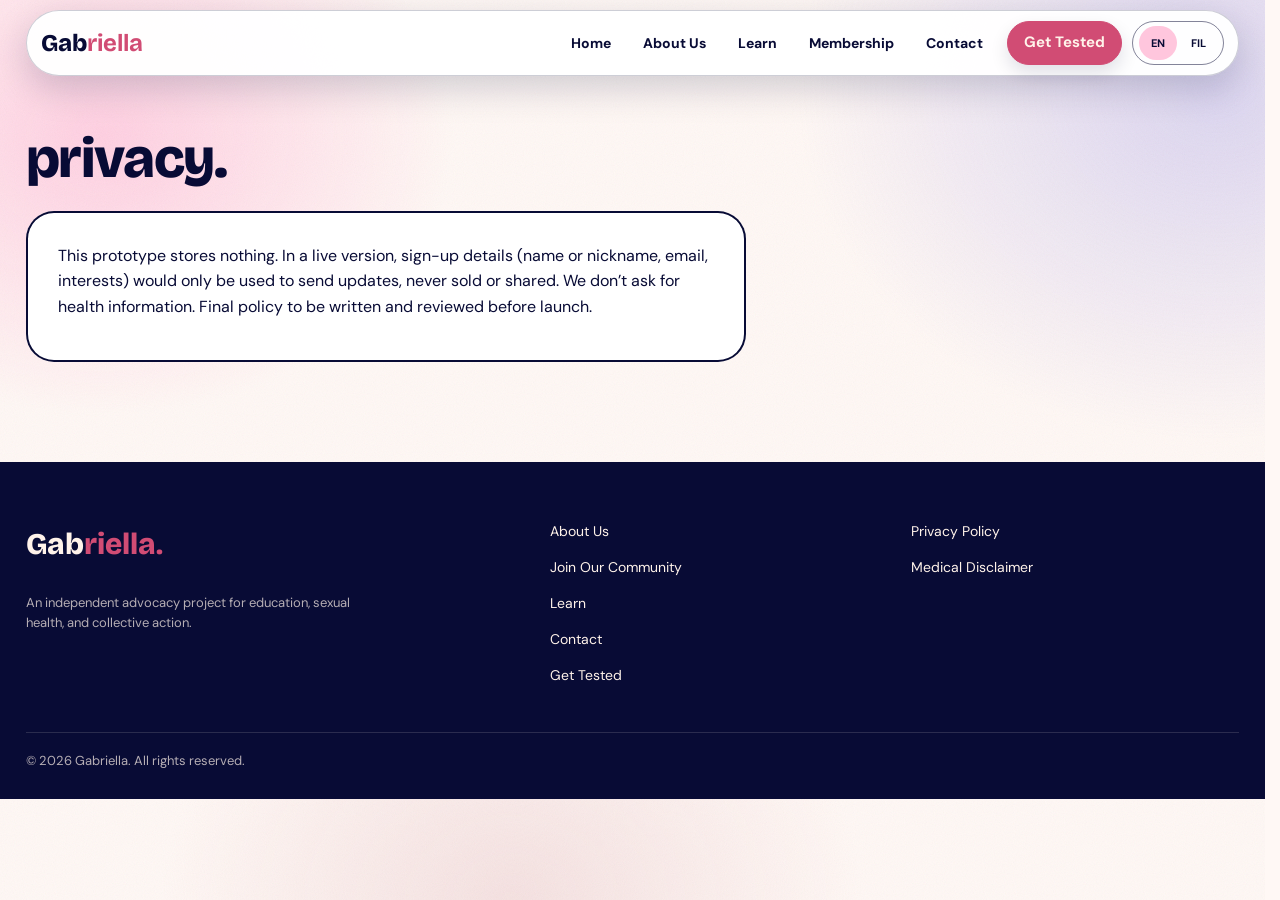
<file: pages/privacy.html>
<!doctype html>
<html lang="en">
  <head>
    <meta charset="utf-8" />
    <meta
      name="viewport"
      content="width=device-width, initial-scale=1, viewport-fit=cover"
    />
    <title data-fil="Privacy — Gabriella">Privacy — Gabriella</title>
    <link rel="preconnect" href="https://fonts.googleapis.com" />
    <link
      href="https://fonts.googleapis.com/css2?family=Bricolage+Grotesque:opsz,wght@12..96,700;12..96,800&family=DM+Sans:wght@400;500;700&display=swap"
      rel="stylesheet"
    />
    <link rel="stylesheet" href="../styles.css" />
  </head>
  <body data-page="privacy">
    <div class="wrap">
      <header id="site-header"></header>
      <script src="../components.js"></script>
      <main id="main-content" tabindex="-1">
        <section class="page show" data-p="privacy">
          <h1 style="font-size: 56px" data-fil="privacy.">privacy.</h1>
          <div class="paper" style="margin-top: 24px">
            <p>
              <span data-fil="Walang iniimbak ang prototype na ito. Sa aktuwal na bersyon, gagamitin lang ang mga detalye sa pag-sign up (pangalan o palayaw, email, mga interes) para magpadala ng mga update; hindi ito ibebenta o ibabahagi. Hindi kami humihingi ng impormasyon tungkol sa kalusugan. Isusulat at rerepasuhin ang pinal na patakaran bago ilunsad.">This prototype stores nothing. In a live version, sign-up details
              (name or nickname, email, interests) would only be used to send
              updates, never sold or shared. We don’t ask for health
              information. Final policy to be written and reviewed before
              launch.</span>
            </p>
          </div>
        </section>
      </main>
    </div>
    <footer id="site-footer"></footer>
    <script src="../script.js"></script>
  </body>
</html>
</file>
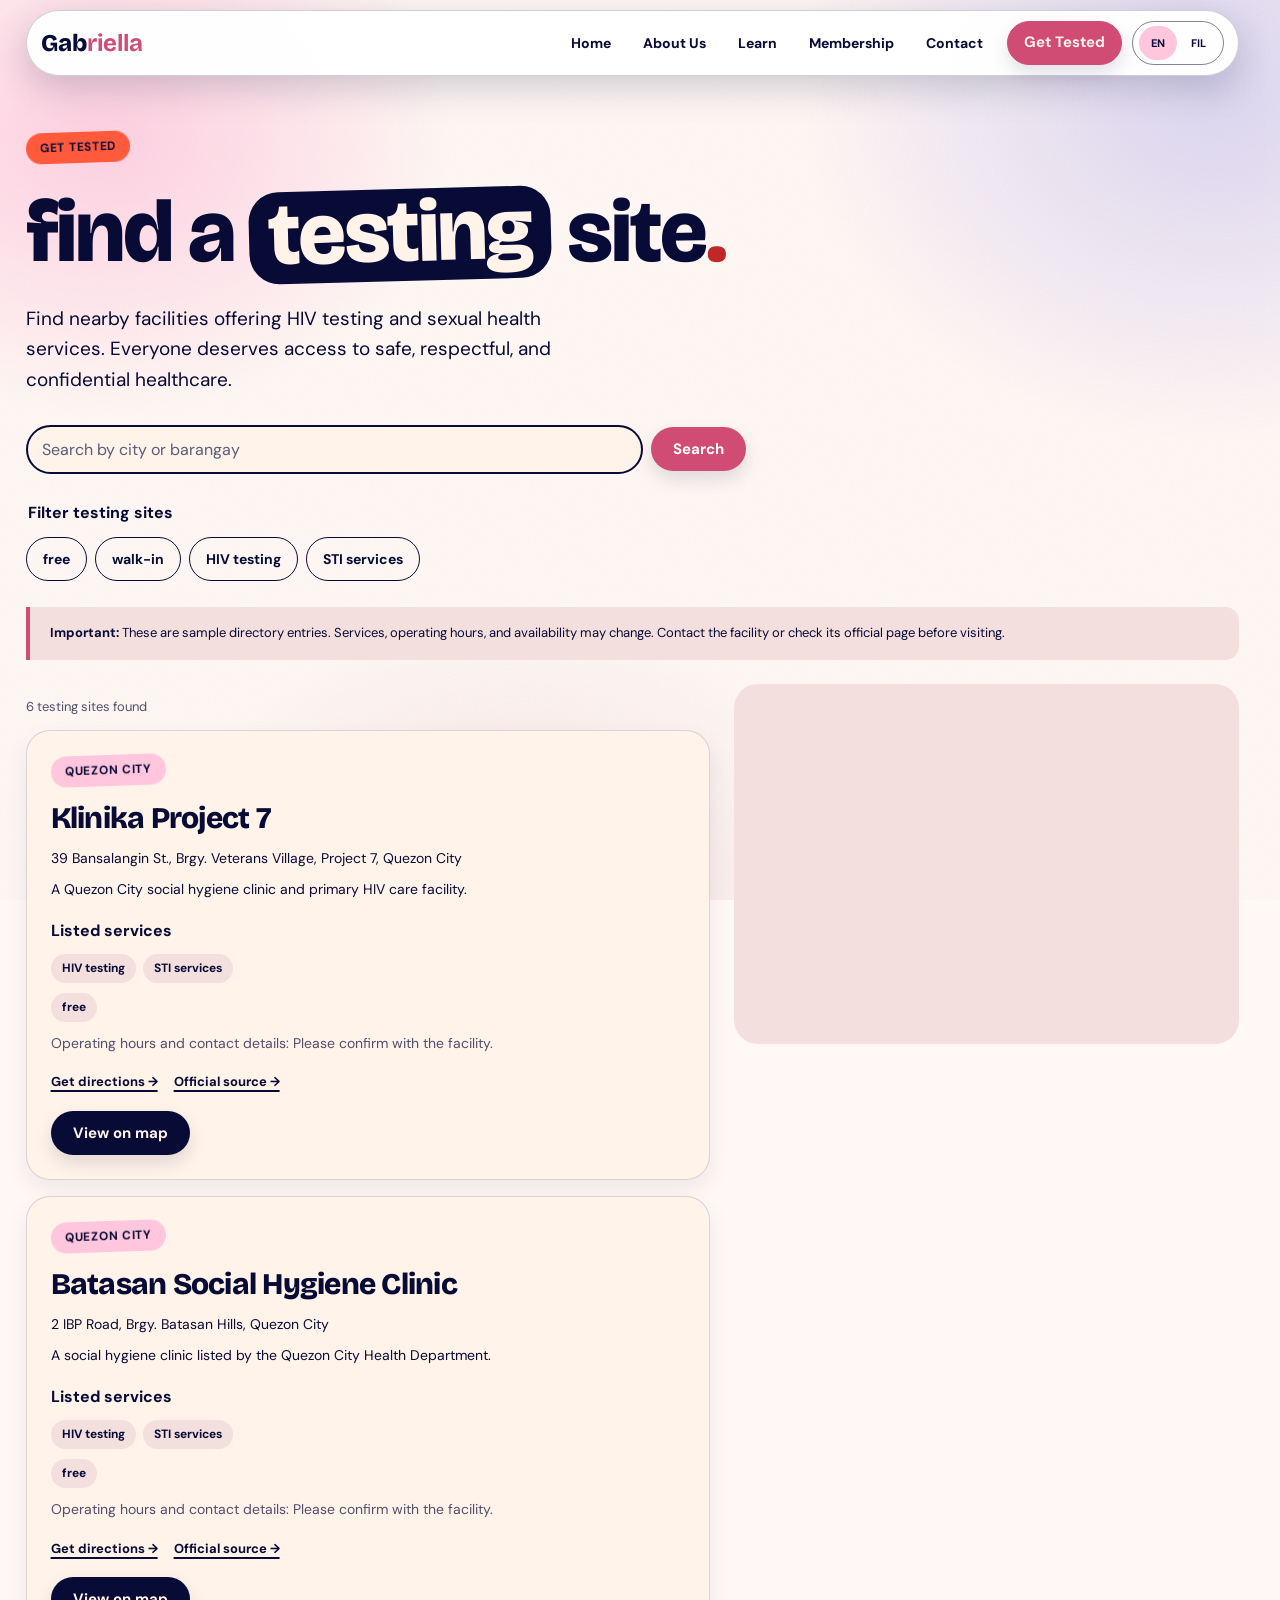
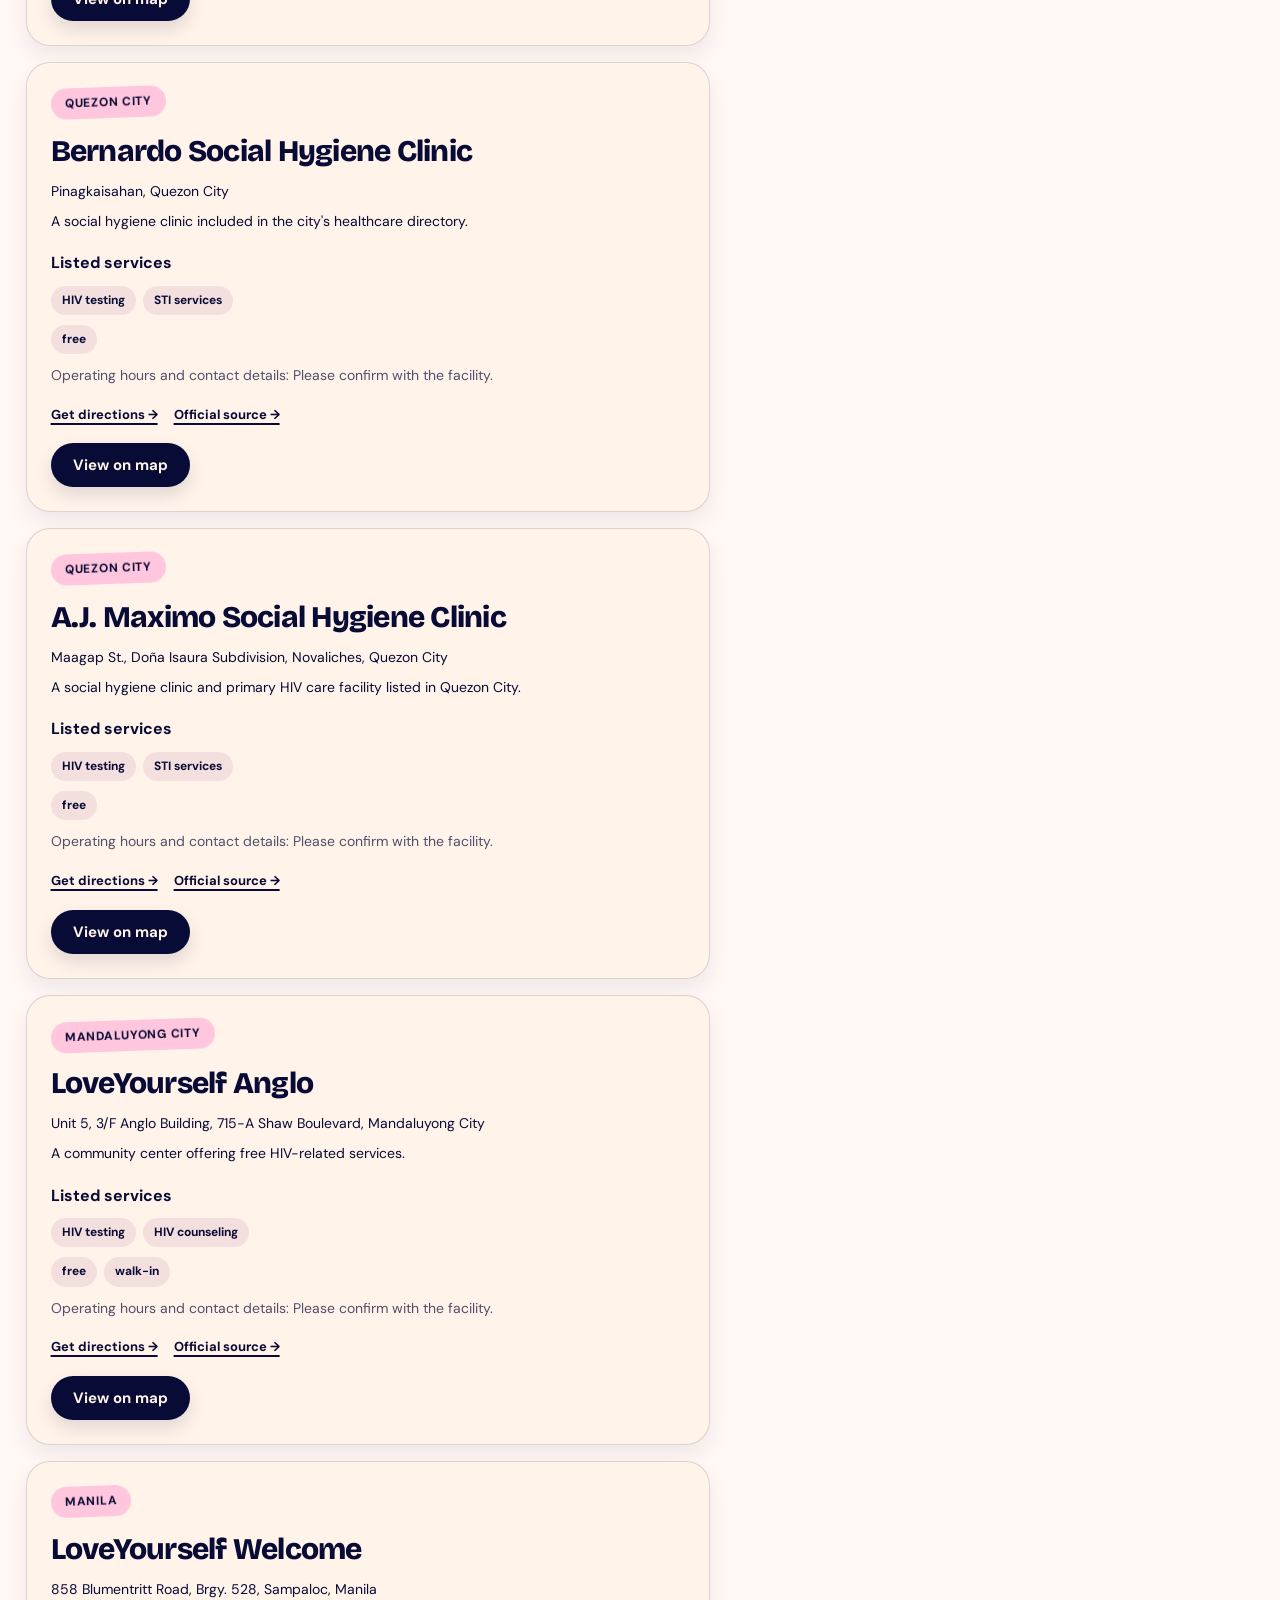
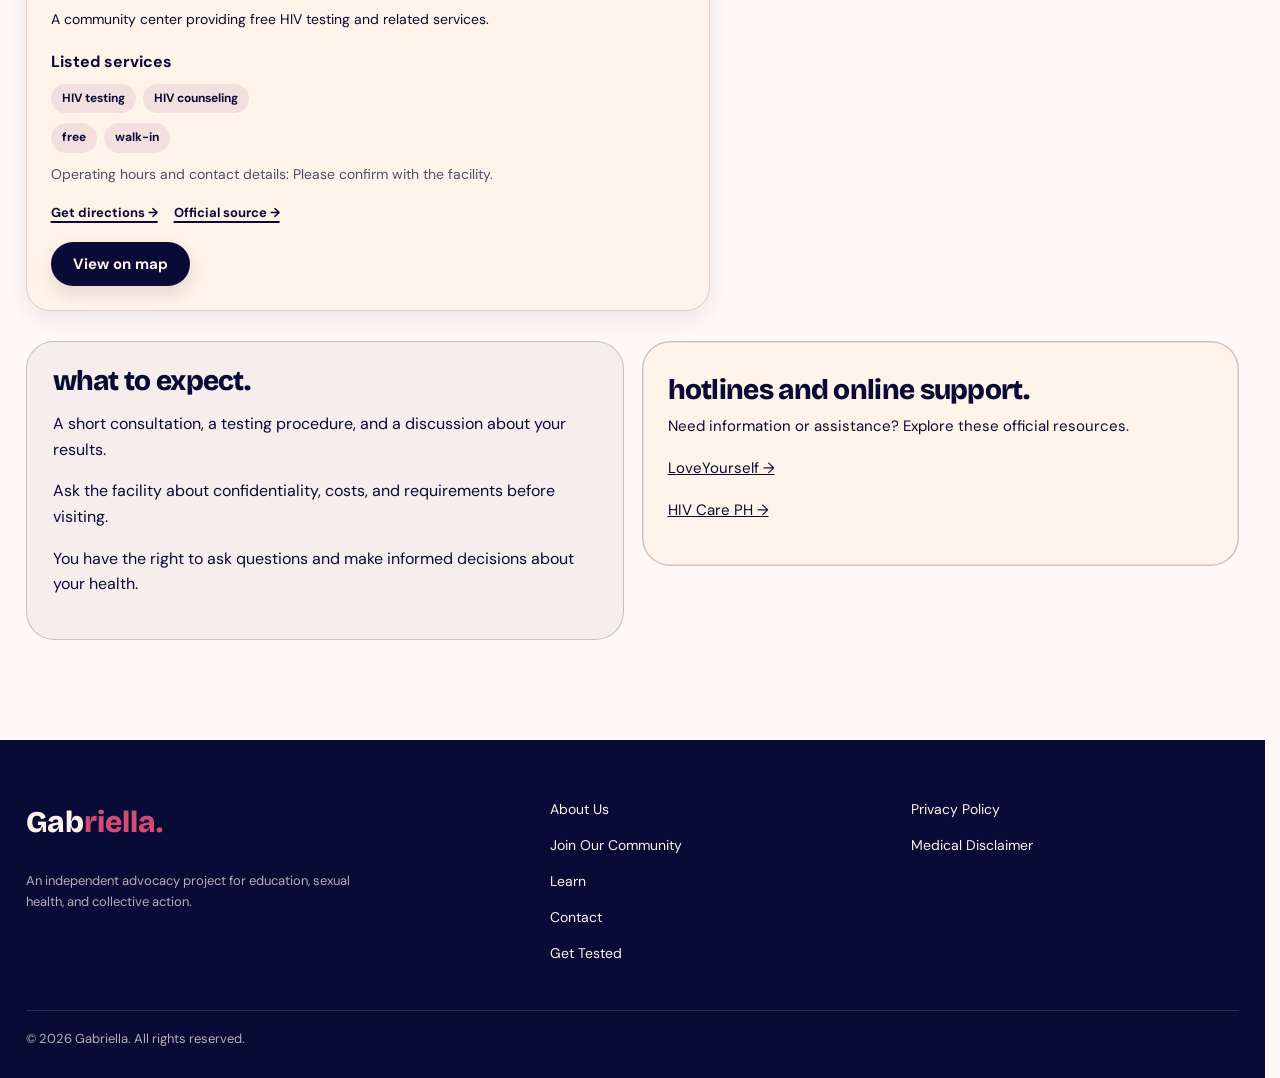
<file: pages/test.html>
<!doctype html>
<html lang="en">
  <head>
    <meta charset="utf-8" />
    <meta
      name="viewport"
      content="width=device-width, initial-scale=1, viewport-fit=cover"
    />

    <title data-fil="Humanap ng lugar para magpasuri — Gabriella">
      Find a testing site — Gabriella
    </title>

    <link rel="preconnect" href="https://fonts.googleapis.com" />
    <link rel="preconnect" href="https://fonts.gstatic.com" crossorigin />

    <link
      href="https://fonts.googleapis.com/css2?family=Bricolage+Grotesque:opsz,wght@12..96,700;12..96,800&family=DM+Sans:wght@400;500;700&display=swap"
      rel="stylesheet"
    />

    <link rel="stylesheet" href="../styles.css" />
  </head>

  <body data-page="test">

    <div class="wrap">

      <!-- HEADER -->
      <header id="site-header"></header>
      <script src="../components.js"></script>

      <main id="main-content" tabindex="-1">

        <section class="page show" data-p="test">

          <!-- PAGE INTRO -->
          <span class="tag" data-fil="magpasuri">
            get tested
          </span>

          <div class="testing-intro">

            <h1 data-fil="maghanap ng lugar para sa <span class=&quot;pill&quot;>pagpapasuri</span><span class=&quot;co&quot;>.</span>">
              find a <span class="pill">testing</span> site<span class="co">.</span>
            </h1>

            <p class="lead">
              Find nearby facilities offering HIV testing and sexual
              health services. Everyone deserves access to safe,
              respectful, and confidential healthcare.
            </p>

          </div>

          <!-- SEARCH -->
          <div class="search">

            <label class="sr-only" for="q">
              Search by city or barangay
            </label>

            <input
              id="q"
              type="search"
              placeholder="Search by city or barangay"
              data-fil-placeholder="Maghanap ayon sa lungsod o barangay"
            />

            <button
              class="btn"
              id="qb"
              type="button"
              data-fil="Maghanap"
            >
              Search
            </button>

          </div>

          <!-- FILTERS -->
          <fieldset class="filter-set">

            <legend data-fil="I-filter ang mga lugar ng pagpapasuri">
              Filter testing sites
            </legend>

            <div class="chips" id="chips">

              <button
                type="button"
                class="chip"
                aria-pressed="false"
                data-t="free"
              >
                <span data-fil="libre">free</span>
              </button>

              <button
                type="button"
                class="chip"
                aria-pressed="false"
                data-t="walk-in"
              >
                <span data-fil="walang appointment">walk-in</span>
              </button>

              <button
                type="button"
                class="chip"
                aria-pressed="false"
                data-t="hiv testing"
              >
                HIV testing
              </button>

              <button
                type="button"
                class="chip"
                aria-pressed="false"
                data-t="sti services"
              >
                STI services
              </button>

            </div>

          </fieldset>

          <!-- DIRECTORY NOTICE -->
          <p class="directory-notice">
            <strong>Important:</strong>
            These are sample directory entries. Services, operating
            hours, and availability may change. Contact the facility
            or check its official page before visiting.
          </p>

          <!-- TESTING SITES AND MAP -->
          <div class="sites">

            <!-- SITE RESULTS -->
            <div class="site-results">

              <p
                class="site-count"
                id="site-count"
                aria-live="polite"
              ></p>

              <div
                class="site-list"
                id="sl"
                aria-live="polite"
              ></div>

            </div>

            <!-- MAP -->
            <div class="map site-map">

              <iframe
                id="site-map"
                title="Map showing testing site locations"
                src="https://www.google.com/maps?q=Quezon+City+Philippines&output=embed"
                loading="lazy"
                referrerpolicy="no-referrer-when-downgrade"
                allowfullscreen
              ></iframe>

            </div>

          </div>

          <!-- WHAT TO EXPECT + SUPPORT -->
          <div class="grid equal-columns" style="margin-top: 30px">

            <div class="panel">

              <h3
                class="disp"
                style="font-size: 28px"
                data-fil="ano ang aasahan"
              >
                what to expect.
              </h3>

              <p>
                A short consultation, a testing procedure, and a
                discussion about your results.
              </p>

              <p>
                Ask the facility about confidentiality, costs,
                and requirements before visiting.
              </p>

              <p>
                You have the right to ask questions and make
                informed decisions about your health.
              </p>

            </div>

            <div class="card c-cream" style="margin-top: 0">

              <h3
                style="font-size: 28px"
                data-fil="mga hotline at online na suporta"
              >
                hotlines and online support.
              </h3>

              <p>
                Need information or assistance? Explore these
                official resources.
              </p>

              <p>
                <a
                  href="https://loveyourself.ph/"
                  target="_blank"
                  rel="noopener noreferrer"
                >
                  LoveYourself →
                </a>
              </p>

              <p>
                <a
                  href="https://hivcareph.org/"
                  target="_blank"
                  rel="noopener noreferrer"
                >
                  HIV Care PH →
                </a>
              </p>

            </div>

          </div>

        </section>

      </main>

    </div>

    <!-- FOOTER -->
    <footer id="site-footer"></footer>

    <!-- SCRIPTS -->
    <script src="../testing-sites.js"></script>
    <script src="../script.js"></script>

  </body>
</html>
</file>
<file: styles.css>
:root {
  color-scheme: light;
  --navy: #080B35;
  --rose: #D14C74;
  --red: #C02727;
  --blush: #F4DFDF;
  --coral: #FF5A3C;
  --peri: #8B87E6;
  --cream: #FFF3EA;
  --pink: #FFC6DD;
  box-sizing: border-box;
  padding-top: env(safe-area-inset-top, 0px);
  padding-bottom: env(safe-area-inset-bottom, 0px);
}

*,
*::before,
*::after {
  box-sizing: inherit;
}

html {
  scroll-padding-top: env(safe-area-inset-top, 0px);
  height: 100%;
  overflow-x: clip;
  overflow-y: auto;
  scrollbar-gutter: stable;
}

html[data-scroll-snap="home"] {
  scroll-snap-type: y proximity;
  scroll-padding-top: calc(96px + env(safe-area-inset-top, 0px));
}

body[data-page="home"] .hero,
body[data-page="home"] .why-section,
body[data-page="home"] .home-explore-section,
body[data-page="home"] .home-myths-section,
body[data-page="home"] .home-featured-section,
body[data-page="home"] .home-partners-section {
  scroll-snap-align: start;
}

body {
  margin: 0;
  min-height: 100%;
  background: var(--navy);
  color: var(--cream);
  font: 400 16px/1.6 'DM Sans', system-ui, sans-serif;
}

body::before {
  content: "";
  position: fixed;
  inset: 0;
  pointer-events: none;
  background:
    radial-gradient(500px 400px at 8% 20%, rgba(192, 39, 39, .45), transparent 70%),
    radial-gradient(600px 500px at 95% 15%, rgba(139, 135, 230, .4), transparent 70%),
    radial-gradient(500px 400px at 40% 100%, rgba(209, 76, 116, .35), transparent 70%);
}

body[data-page="home"]::before {
  inset: -180px 0;
  transform: translate3d(0, var(--home-parallax-y, 0px), 0);
  will-change: transform;
}

body::after {
  content: "";
  position: fixed;
  inset: 0;
  pointer-events: none;
  opacity: .09;
  mix-blend-mode: overlay;
  background: url("data:image/svg+xml,%3Csvg xmlns='http://www.w3.org/2000/svg' width='160' height='160'%3E%3Cfilter id='n'%3E%3CfeTurbulence type='fractalNoise' baseFrequency='.9' numOctaves='2'/%3E%3C/filter%3E%3Crect width='100%25' height='100%25' filter='url(%23n)'/%3E%3C/svg%3E");
}

h1,
h2,
h3,
.disp {
  font-family: 'Bricolage Grotesque', system-ui, sans-serif;
  font-weight: 800;
  line-height: .98;
  letter-spacing: -.025em;
  margin: 0;
  overflow-wrap: anywhere;
}

a {
  color: inherit;
}

.skip-link {
  position: fixed;
  top: 8px;
  left: 8px;
  z-index: 100;
  padding: 10px 16px;
  border-radius: 999px;
  background: var(--cream);
  color: var(--navy);
  font-weight: 700;
  transform: translateY(-150%);
  transition: transform .15s ease;
}

.skip-link:focus {
  transform: translateY(0);
}

.sr-only {
  position: absolute;
  width: 1px;
  height: 1px;
  padding: 0;
  margin: -1px;
  overflow: hidden;
  clip: rect(0, 0, 0, 0);
  white-space: nowrap;
  border: 0;
}

#main-content:focus {
  outline: none;
}

.wrap {
  --wrap-gutter: clamp(16px, 2vw, 28px);
  position: relative;
  z-index: 1;
  max-width: 1320px;
  margin: 0 auto;
  padding: 10px var(--wrap-gutter) 0;
}

header {
  position: sticky;
  top: calc(env(safe-area-inset-top, 0px) + 10px);
  z-index: 20;
}

@view-transition {
  navigation: auto;
}

::view-transition-old(root) {
  animation: 160ms ease-out both page-fade-out;
}

::view-transition-new(root) {
  animation: 200ms ease-in both page-fade-in;
}

@keyframes page-fade-out {
  to {
    opacity: 0;
  }
}

@keyframes home-card-zoom-in {
  from {
    opacity: 0;
    scale: .88;
  }

  to {
    opacity: 1;
    scale: 1;
  }
}

@keyframes home-heading-swing {
  0% {
    rotate: 0deg;
  }

  25% {
    rotate: -7deg;
  }

  50% {
    rotate: 5deg;
  }

  72% {
    rotate: -3deg;
  }

  88% {
    rotate: 2deg;
  }

  100% {
    rotate: 0deg;
  }
}

@keyframes page-fade-in {
  from {
    opacity: 0;
  }
}

.nav {
  display: flex;
  align-items: center;
  gap: 10px;
  flex-wrap: wrap;
  padding: 10px 14px;
  border-radius: 999px;
  background: rgba(20, 22, 80, .95);
  border: 1px solid rgba(255, 243, 234, .26);
  box-shadow:
    0 12px 36px rgba(0, 0, 0, .22),
    inset 0 1px 0 rgba(255, 255, 255, .2);
}

.logo {
  font-family: 'Bricolage Grotesque', sans-serif;
  font-weight: 800;
  font-size: 24px;
  text-decoration: none;
  margin-right: auto;
}

.logo b {
  color: var(--pink);
}

footer .logo {
  display: inline-block;
  font-family: 'Bricolage Grotesque', sans-serif;
  font-weight: 800;
  font-size: 24px;
  color: var(--cream);
  text-decoration: none;
  margin-right: auto;
  margin-bottom: 12px;
}

footer .logo span,
footer .logo b {
  color: var(--rose);
}

.links {
   display: flex;
  gap: 4px;
  max-width: 100%;
  min-width: 0;
  padding-block: 6px;       /* room for hover lift and focus outline */
  margin-block: -6px;       /* cancels the padding so the navbar height doesn't change */
  overflow-x: auto;         /* still scrolls on very narrow screens */
  overflow-y: hidden;       /* stops the vertical scrollbar (the up/down arrows) */
  scrollbar-width: none;    /* Firefox */
  -ms-overflow-style: none; /* old Edge */
}

.links::-webkit-scrollbar {
  display: none;                /* Chrome, Safari */
}

.links a {
  display: inline-flex;
  align-items: center;
  min-height: 44px;
  padding: 6px 14px;
  border-radius: 999px;
  text-decoration: none;
  font-weight: 700;
  font-size: 14px;
  white-space: nowrap;
  transition:
    background .18s ease,
    color .18s ease,
    transform .18s ease;
}

.links a:hover {
  background: rgba(255, 198, 221, .16);
  transform: translateY(-1px);
}

.links a.on {
  background: var(--pink);
  color: var(--navy);
}

.links a.on:hover {
  background: var(--pink);
  filter: brightness(.96);
}

.btn {
  display: inline-block;
  border: 0;
  cursor: pointer;
  font: 700 15px 'DM Sans', sans-serif;
  padding: 11px 22px;
  border-radius: 999px;
  background: var(--navy);
  color: var(--cream);
  text-decoration: none;
  min-height: 44px;
  box-shadow: 0 8px 18px rgba(8, 11, 53, .12);
  transition:
    background .18s ease,
    color .18s ease,
    border-color .18s ease,
    box-shadow .18s ease,
    transform .18s ease;
}

.btn.primary {
  background: var(--navy);
  color: var(--cream);
}

.btn.secondary,
.btn.ghost {
  background: transparent;
  color: var(--cream);
  border: 1.5px solid var(--cream);
}

.btn.danger {
  background: var(--red);
  color: #fff;
}

.btn:hover {
  background: #151A56;
  box-shadow: 0 12px 24px rgba(8, 11, 53, .22);
  transform: translateY(-2px);
}

.btn.secondary:hover,
.btn.ghost:hover {
  background: var(--cream);
  color: var(--navy);
  border-color: var(--cream);
}

.btn.danger:hover {
  background: #9F1D1D;
  box-shadow: 0 12px 24px rgba(192, 39, 39, .24);
}

.btn:active,
.chip:active,
.lang:active,
.links a:active {
  transform: translateY(1px) scale(.98);
}

.lang {
  background: transparent;
  color: var(--cream);
  border: 1px solid rgba(255, 243, 234, .4);
  border-radius: 999px;
  padding: 6px 12px;
  font: 700 13px 'DM Sans', sans-serif;
  cursor: pointer;
  min-height: 44px;
  transition:
    background .18s ease,
    color .18s ease,
    border-color .18s ease,
    box-shadow .18s ease,
    transform .18s ease;
}

.lang:hover {
  background: rgba(255, 243, 234, .12);
  border-color: rgba(255, 243, 234, .72);
  transform: translateY(-1px);
}

.lang.icon-button {
  width: 44px;
  height: 44px;
  min-width: 44px;
  padding: 0;
  display: inline-flex;
  align-items: center;
  justify-content: center;
  font-size: 20px;
  line-height: 1;
}

.lang.icon-button svg {
  width: 22px;
  height: 22px;
  fill: none;
  stroke: currentColor;
  stroke-width: 1.8;
  stroke-linecap: round;
  stroke-linejoin: round;
}

.lang.language-button {
  width: auto;
  min-width: 92px;
  padding: 4px;
  display: inline-flex;
  align-items: center;
  justify-content: center;
  gap: 2px;
  font-size: 11px;
  letter-spacing: .02em;
  white-space: nowrap;
}

.language-option {
  display: inline-flex;
  align-items: center;
  justify-content: center;
  min-width: 38px;
  min-height: 34px;
  border-radius: 999px;
}

.language-option.active {
  background: var(--pink);
  color: var(--navy);
}

.btn:focus-visible,
.lang:focus-visible,
.chip:focus-visible,
.skip-link:focus-visible,
a:focus-visible,
input:focus-visible,
select:focus-visible,
textarea:focus-visible {
  outline: 3px solid #fff;
  outline-offset: 2px;
  box-shadow: 0 0 0 5px var(--navy);
}

section.page {
  display: none;
  padding: 56px 0 40px;
}

section.page.show {
  display: block;
}

.tag {
  display: inline-block;
  background: var(--coral);
  color: var(--navy);
  font-weight: 700;
  font-size: 12px;
  letter-spacing: .06em;
  text-transform: uppercase;
  padding: 6px 14px;
  border-radius: 999px;
  transform: rotate(-2deg);
  margin-bottom: 22px;
}

.tag.p {
  background: var(--peri);
}

h1 {
  font-size: clamp(46px, 9.5vw, 88px);
}

h1 .pill {
  display: inline-block;
  background: var(--pink);
  color: var(--navy);
  padding: 0 .22em .06em;
  border-radius: .34em;
  transform: rotate(-1.5deg);
  margin: .04em 0;
}

h1 .co {
  color: var(--red);
}

.dot {
  color: var(--pink);
}

.lead {
  font-size: 19px;
  max-width: 560px;
  margin: 16px 0;
}

.hero {
  display: grid;
  grid-template-columns: 1.2fr 1fr;
  gap: 36px;
  align-items: start;
}

.learn-intro {
  display: grid;
  grid-template-columns: minmax(0, 1fr) minmax(280px, .85fr);
  align-items: center;
  gap: clamp(24px, 5vw, 64px);
  margin-bottom: 36px;
}

.learn-intro-image {
  display: block;
  width: 100%;
  aspect-ratio: 3 / 2;
  object-fit: cover;
  border: 2px solid rgba(8, 11, 53, .16);
  border-radius: 30px;
  box-shadow: 0 18px 40px rgba(8, 11, 53, .2);
}

.hero-actions {
  display: flex;
  flex-wrap: wrap;
  gap: 10px;
  margin-top: 18px;
}

.art {
  position: relative;
  background: var(--pink);
  border-radius: 32px;
  aspect-ratio: 1 / 1;
  overflow: hidden;
}

.art svg {
  width: 100%;
  height: 100%;
}

.st {
  position: absolute;
  font-family: 'Bricolage Grotesque', sans-serif;
  font-weight: 800;
  padding: 6px 16px;
  border-radius: 999px;
  font-size: 17px;
  color: var(--navy);
  box-shadow: 0 4px 0 rgba(8, 11, 53, .25);
}

.hero-slogan {
  max-width: 620px;
  margin: 24px 0 0;
  padding: 8px 0;
  font: 700 clamp(18px, 1.55vw, 21px)/1.25 'Bricolage Grotesque', system-ui, sans-serif;
  white-space: nowrap;
}

.ticker {
  position: relative;
  z-index: 1;
  width: 100%;
  overflow: hidden;
  background: var(--navy);
  color: var(--cream);
  transform: rotate(-1.4deg);
  margin: 40px 0;
  padding: 12px 0;
  font-family: 'Bricolage Grotesque', sans-serif;
  font-weight: 800;
  font-size: 20px;
  white-space: nowrap;
}

.ticker div {
  display: inline-block;
  animation: mq 30s linear infinite;
}

.ticker:hover div {
  animation-play-state: paused;
}

@keyframes mq {
  to {
    transform: translateX(-50%);
  }
}

@media (prefers-reduced-motion: reduce) {
  html[data-scroll-snap="home"] {
    scroll-snap-type: none;
  }

  *,
  *::before,
  *::after {
    scroll-behavior: auto !important;
    transition-duration: 0.01ms !important;
  }

  .ticker div {
    animation: none;
  }

  body[data-page="home"] .home-pathways-grid .card {
    animation: none !important;
    transition: none !important;
  }

  .learn-topic-grid.is-pending .card {
    opacity: 1 !important;
    transform: none !important;
  }

  .learn-topic-grid.is-visible .card,
  .ok.is-visible,
  #sl.is-updating {
    animation: none !important;
  }

  body[data-page="home"] .home-explore.is-visible {
    animation: none !important;
  }

  .home-myth-card,
  .home-featured-grid .card {
    transition: none;
  }

  .home-myth-card:hover,
  .home-featured-grid .card:hover,
  .home-featured-grid .card:focus-visible {
    transform: none;
  }

  .home-myths-section.is-visible .home-myths-content h2,
  .home-featured-section.is-visible .home-featured-content h2,
  .home-myths-section.is-visible .home-myth-card,
  .home-featured-section.is-visible .home-featured-grid .card {
    animation: none;
  }

  ::view-transition-group(*),
  ::view-transition-old(*),
  ::view-transition-new(*) {
    animation-duration: 0s !important;
  }

  html {
    scroll-behavior: auto;
  }
}

.grid {
  display: grid;
  grid-template-columns: repeat(auto-fit, minmax(230px, 1fr));
  gap: 18px;
  align-items: start;
}

.grid.staggered {
  grid-auto-rows: 1fr;
  align-items: stretch;
}

.grid.staggered .card {
  display: flex;
  flex-direction: column;
  min-height: 250px;
  height: 100%;
  border: 1px solid rgba(255, 255, 255, .55);
  box-shadow:
    0 12px 30px rgba(8, 11, 53, .14),
    inset 0 1px 0 rgba(255, 255, 255, .55);
  -webkit-backdrop-filter: blur(16px) saturate(135%);
  backdrop-filter: blur(16px) saturate(135%);
  background-image: linear-gradient(
    135deg,
    rgba(255, 255, 255, .34),
    rgba(255, 255, 255, .08) 55%,
    rgba(255, 255, 255, .2)
  );
}

.grid.staggered .card.c-pink {
  background-color: var(--pink);
}

.grid.staggered .card.c-peri {
  background-color: var(--peri);
}

.grid.staggered .card.c-coral {
  background-color: var(--coral);
}

.grid.staggered .card.c-navy {
  background-color: var(--navy);
  color: var(--cream);
}

.grid.staggered .card .go {
  margin-top: auto;
}

.grid.staggered .num {
  align-self: flex-start;
}

@keyframes learn-card-reveal {
  from {
    opacity: 0;
    transform: translateY(10px);
  }

  to {
    opacity: 1;
    transform: translateY(0);
  }
}

.learn-topic-grid.is-pending .card {
  opacity: 0;
  transform: translateY(10px);
}

.learn-topic-grid.is-visible .card {
  animation: learn-card-reveal 240ms ease-out both;
}

.learn-topic-grid.is-visible .card:nth-child(2) {
  animation-delay: 50ms;
}

.learn-topic-grid.is-visible .card:nth-child(3) {
  animation-delay: 100ms;
}

.learn-topic-grid.is-visible .card:nth-child(4) {
  animation-delay: 150ms;
}

.learn-topic-grid {
  overflow: visible;
}

.learn-topic-grid .card {
  position: relative;
  overflow: visible;
}

.learn-topic-grid .card.is-preview-open {
  z-index: 10;
}

.learn-card-preview {
  position: absolute;
  z-index: 1;
  top: calc(100% + 10px);
  right: 14px;
  left: 14px;
  padding: 13px 15px;
  border: 1px solid rgba(255, 243, 234, .24);
  border-radius: 18px;
  background: var(--navy);
  box-shadow: 0 12px 28px rgba(8, 11, 53, .2);
  color: var(--cream);
  font-size: 14px;
  line-height: 1.45;
  opacity: 0;
  visibility: hidden;
  transform: translateY(-6px);
  transition: opacity .18s ease, transform .18s ease;
}

.learn-topic-grid .card.is-preview-open .learn-card-preview {
  opacity: 1;
  visibility: visible;
  transform: translateY(0);
}

body[data-page="home"] .home-pathways-grid .card {
  min-height: 300px;
  padding: 32px;
  animation: home-card-enter 600ms cubic-bezier(.2, .75, .25, 1) both;
  transition:
    transform 180ms ease,
    box-shadow 180ms ease;
}

body[data-page="home"] .home-pathways-grid .card:nth-child(2) {
  animation-delay: 100ms;
}

body[data-page="home"] .home-pathways-grid .card:nth-child(3) {
  animation-delay: 200ms;
}

body[data-page="home"] .home-pathways-grid .card:hover,
body[data-page="home"] .home-pathways-grid .card:focus-visible {
  transform: translateY(-6px);
  box-shadow:
    0 18px 36px rgba(8, 11, 53, .24),
    inset 0 1px 0 rgba(255, 255, 255, .65);
}

body[data-page="home"] .home-pathways-grid .card h3 {
  font-size: clamp(30px, 2.5vw, 36px);
}

body[data-page="home"] .home-pathways-grid .card p {
  font-size: 16px;
}

.home-explore-section {
  display: grid;
  align-content: center;
  width: 100%;
  min-height: 100vh;
  min-height: 100svh;
  margin: 0;
  padding: clamp(108px, 12vh, 150px) 0 clamp(64px, 10vh, 120px);
  background: transparent;
  color: var(--cream);
}

.home-explore {
  width: 100%;
  max-width: none;
  margin: 0 auto;
  min-width: 0;
}

.home-explore h2 {
  font-size: clamp(44px, 6vw, 72px);
  text-align: center;
}

body[data-page="home"] .home-explore.is-visible {
  animation: home-explore-zoom-in 1400ms cubic-bezier(.2, .75, .25, 1) both;
}

body[data-page="home"] .home-pathways-grid {
  grid-template-columns: repeat(auto-fit, minmax(230px, 1fr));
  align-items: stretch;
  max-width: none;
  margin-top: 18px;
}

.home-myths-section {
  display: grid;
  align-content: center;
  width: 100%;
  min-height: 100vh;
  min-height: 100svh;
  margin: 0;
  padding: clamp(108px, 12vh, 150px) 0 clamp(64px, 10vh, 120px);
  background: transparent;
  color: var(--cream);
}

.home-myths-content {
  width: 100%;
  max-width: none;
  margin: 0 auto;
  min-width: 0;
  text-align: center;
}

.home-myths-content h2 {
  font-size: clamp(44px, 6vw, 72px);
}

.home-myths-intro {
  margin: 16px 0 0;
  font-size: clamp(16px, 2vw, 20px);
}

.home-myths-grid {
  display: grid;
  grid-template-columns: repeat(auto-fit, minmax(min(100%, 230px), 1fr));
  gap: 18px;
  margin: clamp(24px, 4vw, 40px) 0 30px;
  text-align: left;
}

.home-myth-card {
  display: flex;
  flex-direction: column;
  min-height: 250px;
  padding: clamp(22px, 3vw, 34px);
  border-radius: 28px;
  background: var(--navy);
  color: var(--cream);
  box-shadow: 0 12px 28px rgba(8, 11, 53, .12);
  transition: transform 180ms ease, box-shadow 180ms ease;
}

.home-myth-card:hover {
  transform: translateY(-7px) rotate(-1deg);
  box-shadow: 0 20px 36px rgba(8, 11, 53, .22);
}

.home-myth-card:nth-child(2) {
  background: var(--pink);
  color:var(--navy);
}


.home-myths-section.is-visible .home-myths-content h2,
.home-featured-section.is-visible .home-featured-content h2 {
  animation: home-heading-swing 750ms cubic-bezier(.2, .75, .25, 1) both;
  transform-origin: center bottom;
}

.home-myths-section.is-visible .home-myth-card,
.home-featured-section.is-visible .home-featured-grid .card {
  animation: home-card-zoom-in 650ms cubic-bezier(.2, .75, .25, 1) both;
}

.home-myths-section.is-visible .home-myth-card:nth-child(2),
.home-featured-section.is-visible .home-featured-grid .card:nth-child(2) {
  animation-delay: 100ms;
}

.home-myths-section.is-visible .home-myth-card:nth-child(3),
.home-featured-section.is-visible .home-featured-grid .card:nth-child(3) {
  animation-delay: 200ms;
}

.home-myth-label,
.home-fact-label {
  font-size: 12px;
  font-weight: 700;
  letter-spacing: .12em;
  text-transform: uppercase;
}

.home-myth-label {
  color: var(--red);
}

.home-myth-card h3 {
  margin: 10px 0 24px;
  font-size: clamp(22px, 2.2vw, 28px);
  line-height: 1.12;
}

.home-fact-label {
  margin-top: auto;
}

.home-myth-card p {
  margin: 8px 0 0;
  font-size: 16px;
  line-height: 1.45;
}

.home-myths-link {
  background: var(--navy);
  color: var(--cream);
}

.home-featured-section {
  display: grid;
  align-content: center;
  width: 100%;
  min-height: 100vh;
  min-height: 100svh;
  margin: 0;
  padding: clamp(108px, 12vh, 100px) 0 clamp(64px, 10vh, 100px);
  background: transparent;
  color: var(--cream);
}

.home-featured-content {
  width: 100%;
  max-width: none;
  margin: 0 auto;
  min-width: 0;
  text-align: center;
}

.home-featured-content h2 {
  font-size: clamp(44px, 6vw, 72px);
}

.home-featured-intro {
  margin: 16px 0 0;
  font-size: clamp(16px, 2vw, 20px);
}

.home-featured-grid {
  grid-template-columns: repeat(auto-fit, minmax(min(100%, 230px), 1fr));
  max-width: none;
  margin: clamp(24px, 4vw, 40px) auto 0;
  text-align: left;
}

.home-featured-grid .card {
  min-height: 300px;
  padding: 32px;
  box-shadow: 0 12px 30px rgba(8, 11, 53, .14);
  transition: transform 180ms ease, box-shadow 180ms ease;
}

.home-featured-grid .card:hover,
.home-featured-grid .card:focus-visible {
  transform: translateY(-7px) scale(1.02);
  box-shadow: 0 20px 38px rgba(8, 11, 53, .24);
}

.home-partners-section {
  display: grid;
  place-items: center;
  align-content: center;
  gap: 24px;
  width: 100%;
  min-height: 100vh;
  min-height: 100svh;
  margin: 0;
  padding: clamp(108px, 12vh, 150px) 0 clamp(64px, 10vh, 120px);
  background: transparent;
  color: var(--cream);
}

.home-partners {
  width: 100%;
  min-width: 0;
  max-width: none;
  padding: clamp(28px, 5vw, 64px);
  background: rgba(8, 11, 53, .05);
  border-color: rgba(8, 11, 53, .2);
  text-align: center;
}

.home-partners h2 {
  font-size: clamp(30px, 6vw, 72px);
  overflow-wrap: anywhere;
}

.home-partners .note {
  margin: 16px 0 28px;
}

.home-partner-list {
  display: flex;
  flex-wrap: wrap;
  justify-content: center;
  gap: 12px;
}

.home-partner-list .ph {
  margin: 0;
  border-color: currentColor;
  padding: 10px 20px;
}

.home-partner-actions {
  display: flex;
  align-items: center;
  justify-content: center;
  flex-wrap: wrap;
  gap: 24px;
  margin-top: 28px;
}

@keyframes home-card-enter {
  from {
    opacity: 0;
    transform: translateY(18px);
  }

  to {
    opacity: 1;
    transform: translateY(0);
  }
}

@keyframes home-explore-zoom-in {
  from {
    opacity: 0;
    transform: scale(.92);
  }

  to {
    opacity: 1;
    transform: scale(1);
  }
}

.card {
  border-radius: 28px;
  padding: 26px;
  color: var(--navy);
  display: block;
  text-decoration: none;
}

.card h3 {
  font-size: 30px;
  margin: 10px 0;
}

.card p {
  margin: 0 0 18px;
  font-size: 15px;
}

.card .go {
  font-weight: 700;
  text-decoration: underline;
  font-size: 15px;
}

.c-pink {
  background: var(--pink);
}

.c-peri {
  background: var(--peri);
}

.c-coral {
  background: var(--coral);
}

.c-cream {
  background: var(--cream);
}

.why-stat-card.is-pending {
  opacity: 0;
  transform: translateX(-32px);
}

.why-stat-card.is-visible {
  animation: why-stat-slide-in 650ms cubic-bezier(.2, .75, .25, 1) both;
}

@keyframes why-stat-slide-in {
  from {
    opacity: 0;
    transform: translateX(-32px);
  }

  to {
    opacity: 1;
    transform: translateX(0);
  }
}

@media (prefers-reduced-motion: reduce) {
  .why-stat-card.is-pending {
    opacity: 1;
    transform: none;
  }

  .why-stat-card.is-visible {
    animation: none;
  }
}

.num {
  display: inline-block;
  background: var(--navy);
  color: var(--cream);
  font-weight: 700;
  font-size: 13px;
  border-radius: 999px;
  padding: 3px 11px;
}

.panel {
  background: rgba(255, 243, 234, .08);
  border: 1px solid rgba(255, 243, 234, .2);
  border-radius: 28px;
  padding: 26px;
}

hr {
  border: 0;
  border-top: 1.5px dashed rgba(255, 243, 234, .3);
  margin: 44px 0;
}

.ph {
  border: 1.5px dashed var(--cream);
  border-radius: 999px;
  padding: 6px 16px;
  font-weight: 700;
  font-size: 14px;
  display: inline-block;
  margin: 4px 6px 4px 0;
}

.sample {
  font-size: 12px;
  font-weight: 700;
  background: var(--navy);
  color: var(--cream);
  border-radius: 999px;
  padding: 2px 10px;
  display: inline-block;
}

.paper {
  background: var(--cream);
  color: var(--navy);
  border-radius: 28px;
  padding: 32px;
  max-width: 720px;
}

.paper h2 {
  font-size: 30px;
  margin: 26px 0 8px;
}

.paper p {
  margin: 0 0 10px;
}

.mf {
  display: grid;
  grid-template-columns: 1fr 1fr;
  gap: 8px;
  margin: 10px 0;
}

.mf div {
  border-radius: 18px;
  padding: 14px;
  font-weight: 700;
  font-size: 15px;
}

.mf small {
  display: block;
  font-size: 11px;
  letter-spacing: .08em;
  text-transform: uppercase;
}

.two {
  display: grid;
  grid-template-columns: 1fr 320px;
  gap: 24px;
  align-items: start;
}

.two.equal-columns,
.grid.equal-columns {
  grid-template-columns: 1fr 1fr;
}

.form-page-layout {
  display: grid;
  grid-template-columns: 1fr 1fr;
  align-items: start;
  gap: 24px;
}

.form-page-copy .panel {
  margin-top: 24px;
}

.form-page-layout > .card {
  margin-top: 17px;
}

.form-page-layout > .card.c-navy {
  background-color: var(--navy);
  color: var(--cream);
}

.form-page-layout .panel {
  background: rgba(8, 11, 53, .38);
  border: 1px solid rgba(255, 243, 234, .22);
  box-shadow:
    0 16px 36px rgba(8, 11, 53, .18),
    inset 0 1px 0 rgba(255, 255, 255, .16);
  -webkit-backdrop-filter: blur(14px) saturate(130%);
  backdrop-filter: blur(14px) saturate(130%);
}

.form-page-layout .btn {
  background: var(--navy);
  color: var(--cream);
  border: 1px solid rgba(255, 243, 234, .38);
  box-shadow: 0 10px 24px rgba(8, 11, 53, .24);
  transition:
    background .18s ease,
    transform .18s ease,
    box-shadow .18s ease;
}

.form-page-layout .btn:hover {
  background: #151A56;
  transform: translateY(-2px);
  box-shadow: 0 14px 28px rgba(8, 11, 53, .32);
}

.form-page-layout input,
.form-page-layout select,
.form-page-layout textarea {
  background: rgba(255, 243, 234, .12);
  color: var(--cream);
  border: 1px solid rgba(255, 243, 234, .38);
  box-shadow: inset 0 1px 0 rgba(255, 255, 255, .12);
  -webkit-backdrop-filter: blur(10px);
  backdrop-filter: blur(10px);
}

.form-page-layout input:focus,
.form-page-layout select:focus,
.form-page-layout textarea:focus {
  background: rgba(255, 243, 234, .18);
  border-color: rgba(255, 243, 234, .72);
}

.form-page-layout select option {
  background: var(--navy);
  color: var(--cream);
}

.form-page-layout input[type="checkbox"] {
  accent-color: var(--peri);
}

.note {
  font-size: 13px;
  opacity: .75;
}

form label {
  display: block;
  font-weight: 700;
  font-size: 14px;
  margin: 12px 0 4px;
}

input,
select,
textarea {
  width: 100%;
  font: 400 16px 'DM Sans', sans-serif;
  padding: 12px 14px;
  border-radius: 16px;
  border: 2px solid var(--navy);
  background: var(--cream);
  color: var(--navy);
}

input::placeholder,
textarea::placeholder {
  color: #5a5c7a;
}

.chk {
  display: flex;
  gap: 8px;
  align-items: center;
  font-weight: 500 !important;
}

.chk input {
  width: auto;
}

.chips {
  display: flex;
  gap: 8px;
  flex-wrap: wrap;
  margin: 14px 0 24px;
}

.chip {
  background: transparent;
  color: var(--cream);
  border: 1.5px solid var(--cream);
  border-radius: 999px;
  padding: 7px 16px;
  font: 700 14px 'DM Sans', sans-serif;
  cursor: pointer;
  min-height: 44px;
  transition:
    background .18s ease,
    color .18s ease,
    border-color .18s ease,
    box-shadow .18s ease,
    transform .18s ease;
}

.chip:hover {
  background: rgba(255, 243, 234, .12);
  border-color: var(--cream);
  transform: translateY(-1px);
}

.filter-set,
.interest-set {
  border: 0;
  padding: 0;
  margin: 14px 0 24px;
}

.filter-set legend,
.interest-set legend {
  font-weight: 700;
  margin-bottom: 8px;
}

.filter-set .chips {
  margin: 0;
}

.chip[aria-pressed=true] {
  background: var(--pink);
  color: var(--navy);
  border-color: var(--pink);
}

.chip[aria-pressed=true]:hover {
  background: #F5B3CE;
  border-color: #F5B3CE;
  box-shadow: 0 8px 18px rgba(8, 11, 53, .12);
}

.search {
  display: flex;
  gap: 8px;
  max-width: 600px;
}

.search input {
  border-radius: 999px;
}

.sites {
  display: grid;
  grid-template-columns: 1fr 1fr;
  gap: 20px;
}

@keyframes test-results-update {
  from {
    opacity: .6;
    transform: translateY(5px);
  }

  to {
    opacity: 1;
    transform: translateY(0);
  }
}

#sl.is-updating {
  animation: test-results-update 180ms ease-out both;
}

.site {
  margin-bottom: 14px;
}

.site h3 {
  font-size: 24px;
}

.site p {
  margin: 4px 0 8px;
  font-size: 15px;
}

.mini {
  display: inline-block;
  background: var(--navy);
  color: var(--cream);
  font-size: 12px;
  font-weight: 700;
  border-radius: 999px;
  padding: 2px 10px;
  margin-right: 4px;
}

.map {
  background: var(--peri);
  border-radius: 28px;
  min-height: 340px;
  overflow: hidden;
}

.map svg {
  width: 100%;
  height: 100%;
}

.ok {
  display: none;
  background: var(--navy);
  color: var(--cream);
  border-radius: 20px;
  padding: 18px;
  margin-top: 14px;
  font-weight: 700;
}

@keyframes form-confirmation-in {
  from {
    opacity: 0;
    transform: translateY(6px);
  }

  to {
    opacity: 1;
    transform: translateY(0);
  }
}

.ok.is-visible {
  animation: form-confirmation-in 200ms ease-out both;
}

footer {
  position: relative;
  z-index: 1;
  margin-top: 60px;
  padding: 48px 0 28px;
  background: var(--navy);
  color: var(--cream);
  font-size: 14px;
}

footer .wrap {
  display: grid;
  grid-template-columns: 1.5fr 1fr 1fr;
  gap: 32px;
  align-items: start;
}

footer .logo {
  display: inline-block;
  margin-bottom: 12px;
  font-size: 30px;
}


footer .note {
  display: block;
  max-width: 340px;
  line-height: 1.6;
  opacity: .7;
}

footer a:not(.logo) {
  display: block;
  width: fit-content;
  min-height: 36px;
  margin: 0;
  color: var(--cream);
  text-decoration: none;
  transition: color .18s ease;
}

footer a:not(.logo):hover {
  color: var(--pink);
}

footer .wrap > .note {
  grid-column: 1 / -1;
  max-width: none;
  padding-top: 18px;
  border-top: 1px solid rgba(255, 243, 234, .2);
}

@media (max-width: 760px) {
  footer .wrap {
    grid-template-columns: 1fr 1fr;
    gap: 24px;
  }

  footer .wrap > div:first-child {
    grid-column: 1 / -1;
  }

  footer .wrap > .note {
    grid-column: 1 / -1;
  }
}

@media (max-width: 420px) {
  footer .wrap {
    grid-template-columns: 1fr;
    gap: 18px;
  }

  footer .wrap > div:first-child,
  footer .wrap > .note {
    grid-column: auto;
  }
}

footer a {
  display: inline-flex;
  align-items: center;
  min-height: 44px;
  margin-right: 18px;
}

@media (max-width: 760px) {
  .ticker {
    transform: none;
  }

  .hero-slogan {
    max-width: 100%;
    margin-top: 20px;
    padding: 6px 0;
    font-size: 14px;
    line-height: 1.35;
    white-space: normal;
  }

  .hero,
  .learn-intro,
  .two,
  .form-page-layout,
  .sites {
    grid-template-columns: 1fr;
  }

  .two.equal-columns,
  .grid.equal-columns {
    grid-template-columns: 1fr;
  }

  .form-page-layout > .card {
    margin-top: 0;
  }

  .mf { 
    grid-template-columns: 1fr;
  }

  .grid.staggered .card {
    margin-top: 0 !important;
  }

  .paper {
    padding: 22px;
  }
}

@media (max-width: 900px) {
  .nav {
    display: grid;
    grid-template-columns: minmax(0, 1fr) auto;
    grid-template-areas:
      "brand language"
      "links links"
      "nav-test nav-test";
    gap: 8px;
    padding: 10px 12px;
    border-radius: 24px;
  }

  .logo {
    grid-area: brand;
    margin-right: 0;
    font-size: clamp(20px, 3vw, 24px);
  }

  .links {
    grid-area: links;
    min-width: 0;
    width: 100%;
  }

  .links a {
    padding: 6px 10px;
  }

  #lang {
    grid-area: language;
    white-space: nowrap;
  }

  .btn.nav-test {
    grid-area: nav-test;
    justify-self: stretch;
    text-align: center;
    background: var(--navy);
  }
}

@media (max-width: 600px) {
  .why-stat-card.is-pending {
    transform: translateY(18px);
  }

  @keyframes why-stat-slide-in {
    from {
      opacity: 0;
      transform: translateY(18px);
    }

    to {
      opacity: 1;
      transform: translateY(0);
    }
  }

  .nav {
    grid-template-areas:
      "brand language"
      "links links"
      "nav-test nav-test";
    padding: 10px;
  }

  .links {
    grid-area: links;
    flex-wrap: wrap;
    overflow: visible;
  }

  #lang {
    font-size: 20px;
    padding: 0;
  }


  #lang {
    width: auto;
    min-width: 92px;
    font-size: 12px;
    padding: 4px;
  }
}

body {
  transition: background .3s, color .3s;
}

body {
  color-scheme: light;
  background: #FFF8F5;
  color: var(--navy);
}

body::before {
  background:
    radial-gradient(500px 400px at 8% 15%, rgba(255, 198, 221, .8), transparent 70%),
    radial-gradient(600px 500px at 95% 10%, rgba(139, 135, 230, .3), transparent 70%),
    radial-gradient(500px 400px at 40% 100%, rgba(244, 223, 223, .9), transparent 70%);
}

body::after {
  mix-blend-mode: multiply;
  opacity: .07;
}

.nav {
  background: rgba(255, 255, 255, .96);
  border-color: rgba(8, 11, 53, .2);
  box-shadow:
    0 12px 36px rgba(8, 11, 53, .18),
    inset 0 1px 0 rgba(255, 255, 255, .65);
}

h1 .pill {
  background: var(--navy);
  color: var(--cream);
}

.logo b {
  color: var(--rose);
}

.lang {
  color: var(--navy);
  border-color: rgba(8, 11, 53, .5);
}

.lang:hover {
  background: rgba(8, 11, 53, .06);
  border-color: var(--navy);
}

.dot {
  color: var(--red);
}

.dot.membership, .dot.contact {
  color: var(--pink);
}

.btn.secondary,
.btn.ghost {
  color: var(--navy);
  border-color: var(--navy);
}

.chip {
  color: var(--navy);
  border-color: var(--navy);
}

.chip[aria-pressed=true] {
  color: var(--navy);
  border-color: var(--pink);
}

.panel {
  background: rgba(8, 11, 53, .04);
  border-color: rgba(8, 11, 53, .2);
}


hr,
footer {
  border-color: rgba(8, 11, 53, .3);
}

.ph {
  border-color: var(--navy);
}

.why-section {
  display: grid;
  grid-template-columns: minmax(0, 1.2fr) minmax(0, .9fr);
  grid-template-rows: auto 1fr;
  align-items: center;
  gap: clamp(32px, 7vw, 100px);
  width: 100%;
  min-height: 100vh;
  min-height: 100svh;
  margin: 0;
  padding: clamp(64px, 10vh, 120px) 0;
  padding-top: clamp(108px, 12vh, 150px);
  background: transparent;
  color: var(--cream);
}

.why-section .ticker {
  grid-column: 1 / -1;
  justify-self: start;
  width: 100vw;
  margin: 0 0 clamp(28px, 5vh, 48px) calc(50% - 50vw);
  transform: none;
}

.why-section h2 {
  font-size: clamp(44px, 5.2vw, 72px);
}

.why-section .lead {
  max-width: 48ch;
  margin: clamp(20px, 2.5vw, 32px) 0 0;
  font-size: clamp(18px, 1.5vw, 21px);
  line-height: 1.55;
}

.why-section .why-stat-card {
  position: relative;
  isolation: isolate;
  justify-self: end;
  width: 100%;
  max-width: 520px;
  padding: 0;
  background: transparent;
  border-radius: 0;
}

.why-section .why-stat-card::before {
  position: absolute;
  z-index: -1;
  top: 50%;
  right: -4%;
  width: clamp(250px, 32vw, 430px);
  aspect-ratio: 1;
  border-radius: 50%;
  background: linear-gradient(135deg, rgba(255, 198, 221, .72), rgba(139, 135, 230, .18));
  content: "";
  transform: translateY(-50%);
}

.why-section .why-stat-card .sample {
  position: static;
  display: inline-block;
}

.why-section .why-stat-card h3 {
  margin: clamp(14px, 2vw, 24px) 0;
  font-size: clamp(48px, 6.2vw, 96px);
  line-height: .95;
  letter-spacing: -.06em;
  white-space: nowrap;
}

.why-section .why-stat-card p {
  max-width: 38ch;
  margin: 0;
  font-size: 15px;
}

@media (max-width: 900px) {
  .why-section {
    grid-template-columns: minmax(0, 1fr);
    grid-template-rows: auto auto auto;
    align-content: center;
    gap: 48px;
    padding-inline: 0;
  }

  .why-section .why-stat-card {
    justify-self: start;
    min-width: 0;
  }

  .why-section .why-stat-card h3 {
    font-size: clamp(40px, 12vw, 72px);
    white-space: normal;
  }

  .why-section .why-stat-card::before {
    right: 0;
    width: min(72vw, 360px);
  }
}

.paper {
  background: #fff;
  box-shadow: inset 0 0 0 2px var(--navy);
}

.card.c-cream {
  box-shadow: inset 0 0 0 1.5px rgba(8, 11, 53, .2);
}

.why-section .why-stat-card {
  box-shadow: none;
}

body[data-page="home"] .home-explore-section,
body[data-page="home"] .home-myths-section,
body[data-page="home"] .home-featured-section,
body[data-page="home"] .home-partners-section,
body[data-page="home"] .why-section {
  color: var(--navy);
}

.home-join-section {
  display: grid;
  place-items: center;
  align-content: center;
  width: 100%;
  min-height: 100svh;
  padding: 30px;
  color: var(--navy);
}
.home-join {
  width: 100%;
  padding: 30px;
  text-align: center;
  
}
.home-join h2 { font-size: clamp(40px, 6vw, 72px); }
.home-join .lead { margin: 16px auto 0; }
.home-join-actions {
  display: flex;
  flex-wrap: wrap;
  justify-content: center;
  gap: 16px;
  margin-top: 28px;
}

/* Join Our Community: periwinkle (community / creativity) */
.btn.join {
  background: var(--peri);
  color: white;
  border: 1.5px solid var(--peri);
}


/* Get Tested: coral (energy / primary action) */
.btn.test {
  background: var(--rose);
  color: var(--cream);
  border: 1.5px solid var(--rose);
}

.btn.nav-test {
  background: var(--rose);
  color: var(--cream);
  border: 1.5px solid var(--rose);
  white-space: nowrap;
  padding: 10px 16px;
}

.btn.explore {
  background: var(--pink);
  color: var(--navy);
  border: 1.5px solid var(--pink);
}

.btn.message,.btn.join.community{
  background: var(--cream);
  color: var(--navy);
  border: 1.5px solid var(--cream);
}
.btn.message:hover {
  background: #F5F5F5;
  transform: translateY(-2px);
  box-shadow: 0 14px 28px rgba(8, 11, 53, .32);
}
.panel.home-join {
  background: var(--navy);
  border-color: var(--navy);
  color: var(--cream);  
  box-shadow:
    0 16px 36px rgba(8, 11, 53, .18),
    inset 0 1px 0 rgba(255, 255, 255, .16);
  -webkit-backdrop-filter: blur(14px) saturate(130%);
  backdrop-filter: blur(14px) saturate(130%);
}

.home-join-actions .btn {
  background: var(--cream);
  color: var(--navy);
  transition:
    background .18s ease,
    transform .18s ease,
    box-shadow .18s ease;
}

.home-join-actions .btn:hover {
  background: #F5F5F5;
  transform: translateY(-2px);
  box-shadow: 0 14px 28px rgba(8, 11, 53, .32);
}

.panel.contact, .panel.membership {
  display: flex;
  flex-direction: column;
  justify-content: flex-start;
  align-items: flex-start;
  text-align: left;
  gap: 12px;

  color: var(--cream);
  background: var(--navy);
  padding: 24px;
  height: 230px;
  box-sizing: border-box;
}

.disp.contact, .disp.membership {
  margin: 0;
  color: var(--cream);
  font-size: 40px;
}

.panel.contact p {
  margin: 0;
  line-height: 2.5;
}

.why-stat-card .sample {
  margin-bottom: 12px;
}

.why-stat-card h3 {
  margin-top: 8px;
}

/*Testing Site: 2024-06-10*/

/* ==========================================
   GET TESTED — TESTING DIRECTORY
========================================== */

body[data-page="test"] .testing-intro {
  max-width: 720px;
  margin-bottom: 30px;
}

body[data-page="test"] .testing-intro p {
  max-width: 580px;
  margin-top: 20px;
}

body[data-page="test"] .search {
  max-width: 720px;
  align-items: center;
  margin-top: 28px;
}

body[data-page="test"] .search input {
  min-width: 0;
  border-radius: 999px;
}

body[data-page="test"] .search .btn {
  background: var(--rose);
  color: white;
}

body[data-page="test"] .filter-set {
  margin: 26px 0;
}

body[data-page="test"] .filter-set legend {
  font-weight: 700;
  margin-bottom: 12px;
}

body[data-page="test"] .filter-set .chips {
  margin: 0;
}

body[data-page="test"] .chip[aria-pressed="true"] {
  background: var(--navy);
  color: var(--cream);
  border-color: var(--navy);
}

body[data-page="test"] .sites {
  display: grid;
  grid-template-columns: minmax(0, 1.15fr) minmax(280px, .85fr);
  gap: 24px;
  align-items: start;
  margin-top: 24px;
}

body[data-page="test"] .site-list {
  display: grid;
  gap: 16px;
}

body[data-page="test"] .testing-site {
  padding: 24px;
  border-radius: 24px;
  background: var(--cream);
  color: var(--navy);
  border: 1px solid rgba(8, 11, 53, .14);
  box-shadow: 0 10px 25px rgba(8, 11, 53, .07);
}

body[data-page="test"] .testing-site h2 {
  font-size: clamp(23px, 2.5vw, 30px);
  line-height: 1.1;
  margin: 12px 0;
}

body[data-page="test"] .testing-site p {
  margin: 8px 0;
  font-size: 14px;
}

body[data-page="test"] .testing-site .tag {
  background: var(--pink);
  color: var(--navy);
  margin-bottom: 4px;
}

body[data-page="test"] .site-services {
  margin-top: 18px;
}

body[data-page="test"] .site-tags {
  display: flex;
  flex-wrap: wrap;
  gap: 7px;
  margin: 10px 0;
}

body[data-page="test"] .site-tag {
  background: var(--blush);
  color: var(--navy);
  padding: 5px 11px;
  border-radius: 999px;
  font-size: 12px;
  font-weight: 700;
}

body[data-page="test"] .site-meta {
  font-size: 12px;
  opacity: .7;
}

body[data-page="test"] .site-actions {
  display: flex;
  flex-wrap: wrap;
  gap: 16px;
  margin-top: 18px;
}

body[data-page="test"] .site-actions a {
  font-size: 13px;
  font-weight: 700;
  text-decoration-thickness: 1.5px;
  text-underline-offset: 4px;
}

body[data-page="test"] .site-map {
  position: sticky;
  top: 120px;
}

body[data-page="test"] .map {
  min-height: 360px;
  border-radius: 24px;
  background: var(--blush);
  overflow: hidden;
}

body[data-page="test"] .map iframe {
  width: 100%;
  height: 360px;
  display: block;
  border: 0;
}

body[data-page="test"] .site-count {
  font-size: 13px;
  margin-bottom: 12px;
  opacity: .7;
}

body[data-page="test"] .empty-state {
  padding: 30px;
  border: 1px dashed rgba(8, 11, 53, .35);
  border-radius: 24px;
  text-align: center;
}

body[data-page="test"] .empty-state h3 {
  font-size: 24px;
  margin-bottom: 12px;
}

body[data-page="test"] .empty-state p {
  font-size: 14px;
}

body[data-page="test"] .map-button {
  margin-top: 14px;
  background: var(--navy);
  color: var(--cream);
}

body[data-page="test"] .directory-notice {
  padding: 16px 20px;
  border-left: 4px solid var(--rose);
  background: var(--blush);
  color: var(--navy);
  border-radius: 0 14px 14px 0;
  font-size: 13px;
}

@media (max-width: 760px) {
  body[data-page="test"] .sites {
    grid-template-columns: 1fr;
  }

  body[data-page="test"] .site-map {
    position: static;
    order: -1;
  }

  body[data-page="test"] .map iframe {
    height: 280px;
  }

  body[data-page="test"] .search {
    flex-direction: column;
    align-items: stretch;
  }

  body[data-page="test"] .search .btn {
    width: 100%;
  }

  body[data-page="test"] .testing-site {
    padding: 20px;
  }
}
</file>
